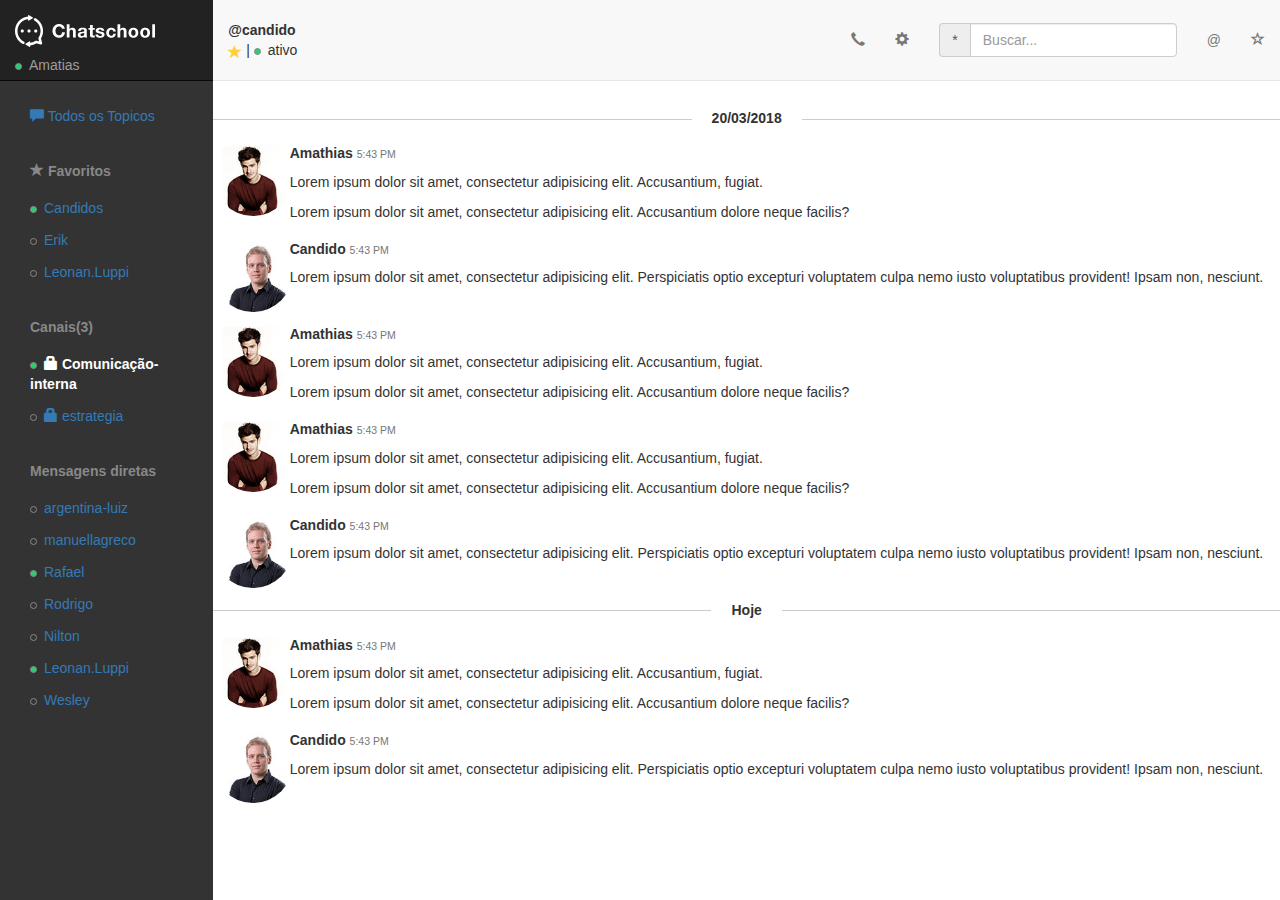
<file: projeto/index.html>
<!DOCTYPE html>
<html lang="pt-br">
  <head>
    <meta charset="utf-8">
    <meta http-equiv="X-UA-Compatible" content="IE=edge">
    <meta name="viewport" content="width=device-width, initial-scale=1">
    <!-- The above 3 meta tags *must* come first in the head; any other head content must come *after* these tags -->
    <title>Produto</title>
    <!-- Bootstrap -->
    <link href="css/bootstrap.min.css" rel="stylesheet">
    <link rel="stylesheet" href="css/styles.css">
    <!-- HTML5 shim and Respond.js for IE8 support of HTML5 elements and media queries -->
    <!-- WARNING: Respond.js doesn't work if you view the page via file:// -->
    <!--[if lt IE 9]>
      <script src="https://oss.maxcdn.com/html5shiv/3.7.3/html5shiv.min.js"></script>
      <script src="https://oss.maxcdn.com/respond/1.4.2/respond.min.js"></script>
    <![endif]-->
  </head>
  <body>
    <div class="container-fluid box-100-height">
      <div class="row box-100-height">
      <section id="sidenav" class="col-md-2 box-100-height">
        <div class="navbar navbar-inverse navbar-static-top">
          <div class="container-fluid">
            <div class="navbar-header">
              <a href="" class="navbar-brand">
                  <img src="../images/logo.png" alt="">
              </a>
            </div>
          </div>
          <ul id="me" class="nav navbar-nav">
            <li class="online"><a href="">Amatias</a></li>
          </ul>
        </div>
        <ul class="nav nav-pills nav-stacked">
          <li class="no-status">
            <a href="">
              <span class="glyphicon glyphicon-comment"></span> Todos os Topicos
            </a>
          </li>
        </ul>
        <ul class="nav nav-pills nav-stacked">
          <li class="nav-header">
            <span class="glyphicon glyphicon-star"></span> Favoritos
          </li>
          <li class="online">
            <a href="">Candidos</a>
            <a href="" class="action">x</a>
          </li>
          <li>
            <a href="">Erik</a>
            <a href="" class="action">x</a>
          </li>
          <li>
            <a href="">Leonan.Luppi</a>
            <a href="" class="action">x</a>
          </li>
        </ul>
        <ul class="nav nav-pills nav-stacked">
          <li class="nav-header">
            Canais(3)
          </li>
          <li class="active online">
            <a href=""><span class="glyphicon glyphicon-lock"></span> Comunicação-interna</a>
            <a href="" class="action">x</a>
          </li>
          <li>
            <a href=""><span class="glyphicon glyphicon-lock"></span> estrategia</a>
            <a href="" class="action">x</a>
          </li>
        </ul>
        <ul class="nav nav-pills nav-stacked">
          <li class="nav-header">
            Mensagens diretas
          </li>
          <li>
            <a href="">argentina-luiz</a>
            <a href="" class="action">x</a>
          </li>
          <li>
            <a href="">manuellagreco</a>
            <a href="" class="action">x</a>
          </li>
          <li class="online">
            <a href="">Rafael</a>
            <a href="" class="action">x</a>
          </li>
          <li>
            <a href="">Rodrigo</a>
            <a href="" class="action">x</a>
          </li>
          <li>
            <a href="">Nilton</a>
            <a href="" class="action">x</a>
          </li>
          <li class="online">
            <a href="">Leonan.Luppi</a>
            <a href="" class="action">x</a>
          </li>
          <li>
            <a href="">Wesley</a>
            <a href="" class="action">x</a>
          </li>
        </ul>        
      </section>
      <section id="content" class="col-md-10 box-100-height">
        <div class="navbar navbar-default navbar-static-top">
          <div class="container-fluid">
            <ul id="chat-title" class="nav navbar-nav">
              <li>
                <span>
                  <a href="" class="title">@candido</a>
                  <a href="" class="favorite"><span class="glyphicon glyphicon-star"></span></a> |
                  <a href="" class="status">ativo</a>
                </span>
              </li>
            </ul>
            <ul class="nav navbar-nav navbar-right">
              <li>
                <a href=""><span class="glyphicon glyphicon-earphone"></span></a>
              </li>
              <li>
                <a href=""><span class="glyphicon glyphicon glyphicon-cog"></span></a>
              </li>
              <li>
                <form action="" class="navbar-form navbar-left">
                  <div class="input-group">
                    <span class="input-group-addon">*</span>
                    <input class="form-control" placeholder="Buscar...">
                  </div>
                </form>
              </li>
              <li>
                <a href="">@</a>
              </li>
              <li>
                <a href=""><span class="glyphicon glyphicon-star-empty"></span></a>
              </li>
            </ul>
          </div>
        </div>
        <div class="row">
          <div class="col-md-12 datetime-separator">
            <h5>20/03/2018</h5>
          </div>
        </div>
        <div class="row">
            <div class="col-md-1">
                <div class="img-box-round">
                    <img src="../images/team/team1.jpg" alt="">
                </div>
            </div>
            <div class="col-md-11">
                <div class="row">
                  <h5>Amathias <small>5:43 PM</small></h5>
                </div>
                <div class="row">
                  <p>Lorem ipsum dolor sit amet, consectetur adipisicing elit. Accusantium, fugiat.</p> 
                  <p>Lorem ipsum dolor sit amet, consectetur adipisicing elit. Accusantium dolore neque facilis?</p>
                </div>
            </div>
        </div>

        <div class="row">
            <div class="col-md-1">
                <div class="img-box-round">
                    <img src="../images/team/team2.jpg" alt="">
                </div>
            </div>
            <div class="col-md-11">
              <div class="row">
                  <h5>Candido <small>5:43 PM</small></h5>
              </div>
              <div class="row">
                  <p>Lorem ipsum dolor sit amet, consectetur adipisicing elit. Perspiciatis optio excepturi voluptatem culpa nemo iusto voluptatibus provident! Ipsam non, nesciunt.</p>
              </div>
            </div>
        </div>

        <div class="row">
            <div class="col-md-1">
                <div class="img-box-round">
                    <img src="../images/team/team1.jpg" alt="">
                </div>
            </div>
            <div class="col-md-11">
                <div class="row">
                  <h5>Amathias <small>5:43 PM</small></h5>
                </div>
                <div class="row">
                  <p>Lorem ipsum dolor sit amet, consectetur adipisicing elit. Accusantium, fugiat.</p> 
                  <p>Lorem ipsum dolor sit amet, consectetur adipisicing elit. Accusantium dolore neque facilis?</p>
                </div>
            </div>
        </div>

        <div class="row">
            <div class="col-md-1">
                <div class="img-box-round">
                    <img src="../images/team/team1.jpg" alt="">
                </div>
            </div>
            <div class="col-md-11">
                <div class="row">
                  <h5>Amathias <small>5:43 PM</small></h5>
                </div>
                <div class="row">
                  <p>Lorem ipsum dolor sit amet, consectetur adipisicing elit. Accusantium, fugiat.</p> 
                  <p>Lorem ipsum dolor sit amet, consectetur adipisicing elit. Accusantium dolore neque facilis?</p>
                </div>
            </div>
        </div>

        <div class="row">
            <div class="col-md-1">
                <div class="img-box-round">
                    <img src="../images/team/team2.jpg" alt="">
                </div>
            </div>
            <div class="col-md-11">
              <div class="row">
                  <h5>Candido <small>5:43 PM</small></h5>
              </div>
              <div class="row">
                  <p>Lorem ipsum dolor sit amet, consectetur adipisicing elit. Perspiciatis optio excepturi voluptatem culpa nemo iusto voluptatibus provident! Ipsam non, nesciunt.</p>
              </div>
            </div>
        </div>

        <div class="row">
          <div class="col-md-12 datetime-separator">
            <h5>Hoje</h5>
          </div>
        </div>


        <div class="row">
            <div class="col-md-1">
                <div class="img-box-round">
                    <img src="../images/team/team1.jpg" alt="">
                </div>
            </div>
            <div class="col-md-11">
                <div class="row">
                  <h5>Amathias <small>5:43 PM</small></h5>
                </div>
                <div class="row">
                  <p>Lorem ipsum dolor sit amet, consectetur adipisicing elit. Accusantium, fugiat.</p> 
                  <p>Lorem ipsum dolor sit amet, consectetur adipisicing elit. Accusantium dolore neque facilis?</p>
                </div>
            </div>
        </div>

        <div class="row">
            <div class="col-md-1">
                <div class="img-box-round">
                    <img src="../images/team/team2.jpg" alt="">
                </div>
            </div>
            <div class="col-md-11">
              <div class="row">
                  <h5>Candido <small>5:43 PM</small></h5>
              </div>
              <div class="row">
                  <p>Lorem ipsum dolor sit amet, consectetur adipisicing elit. Perspiciatis optio excepturi voluptatem culpa nemo iusto voluptatibus provident! Ipsam non, nesciunt.</p>
              </div>
            </div>
        </div>

      </section>
      </div>
    </div>
    <!-- jQuery (necessary for Bootstrap's JavaScript plugins) -->
    <script src="https://ajax.googleapis.com/ajax/libs/jquery/1.12.4/jquery.min.js"></script>
    <!-- Include all compiled plugins (below), or include individual files as needed -->
    <script src="js/bootstrap.min.js"></script>
  </body>
</html>
</file>
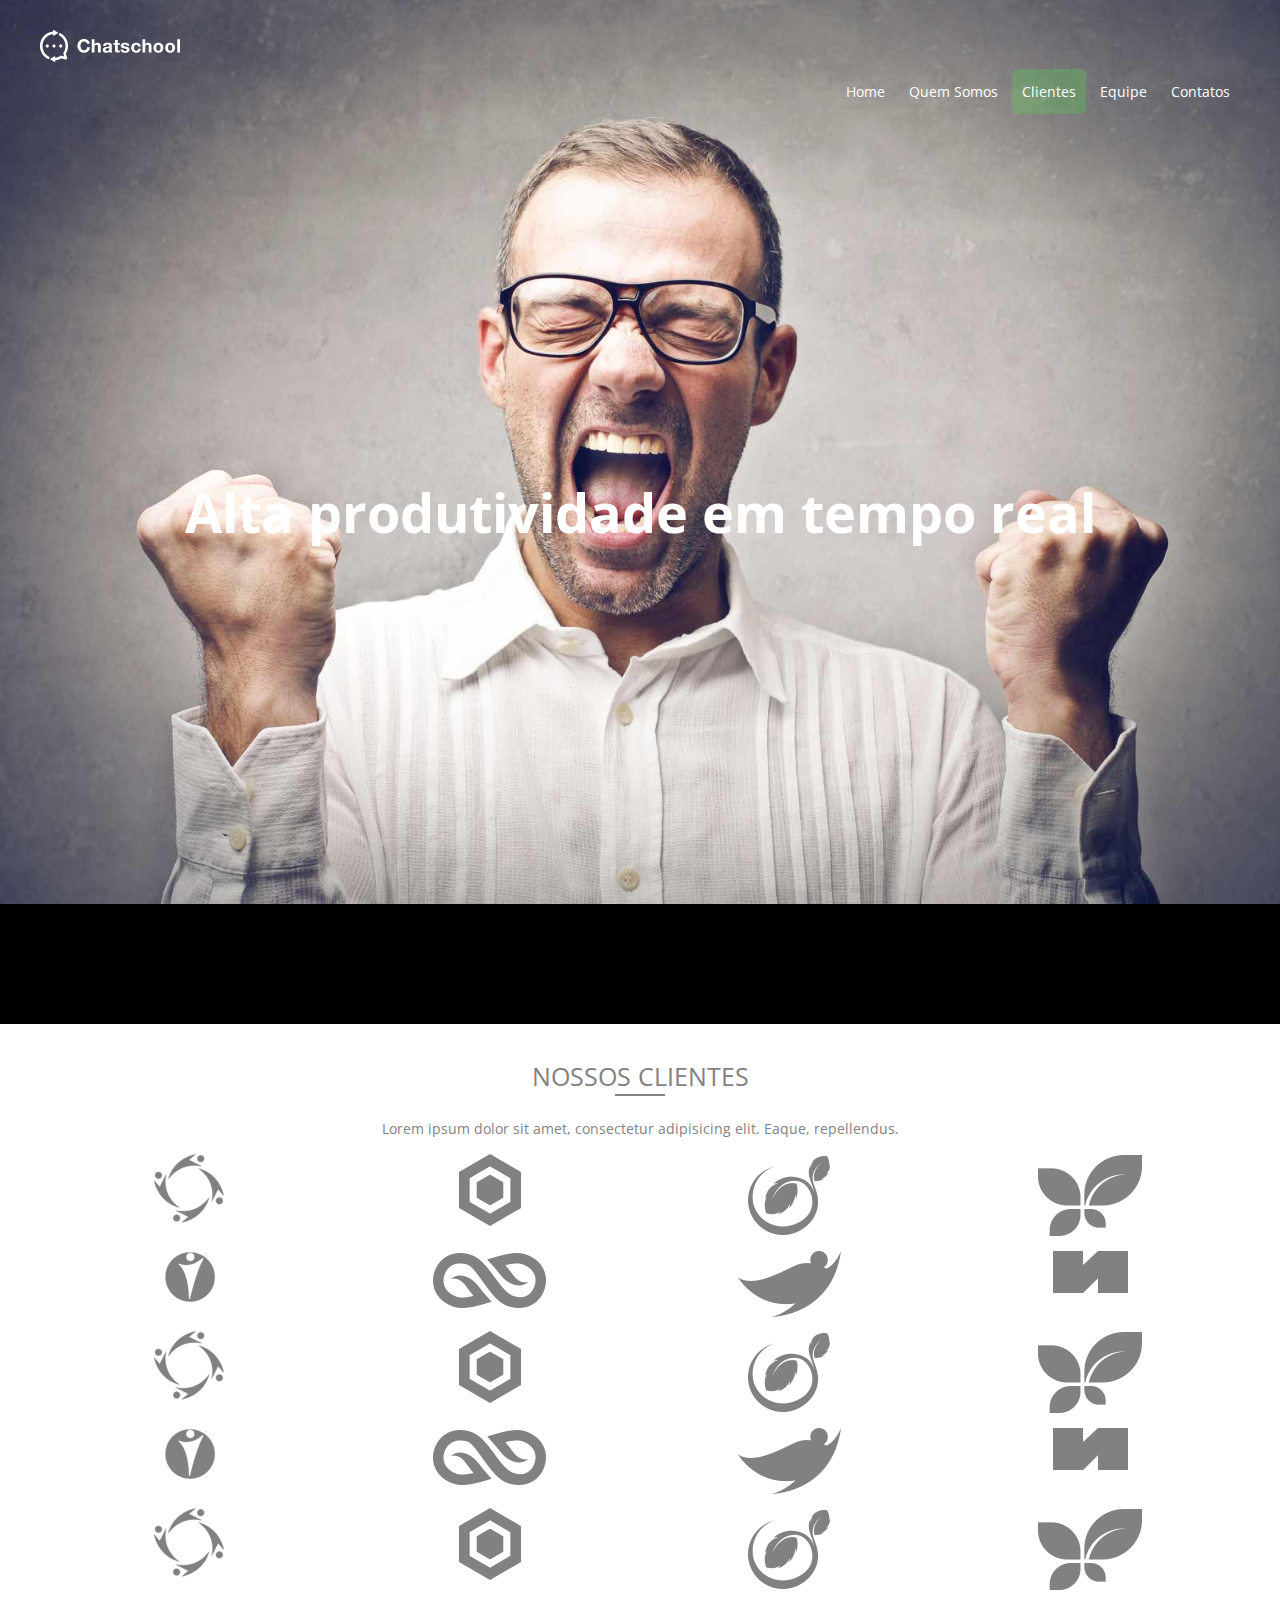
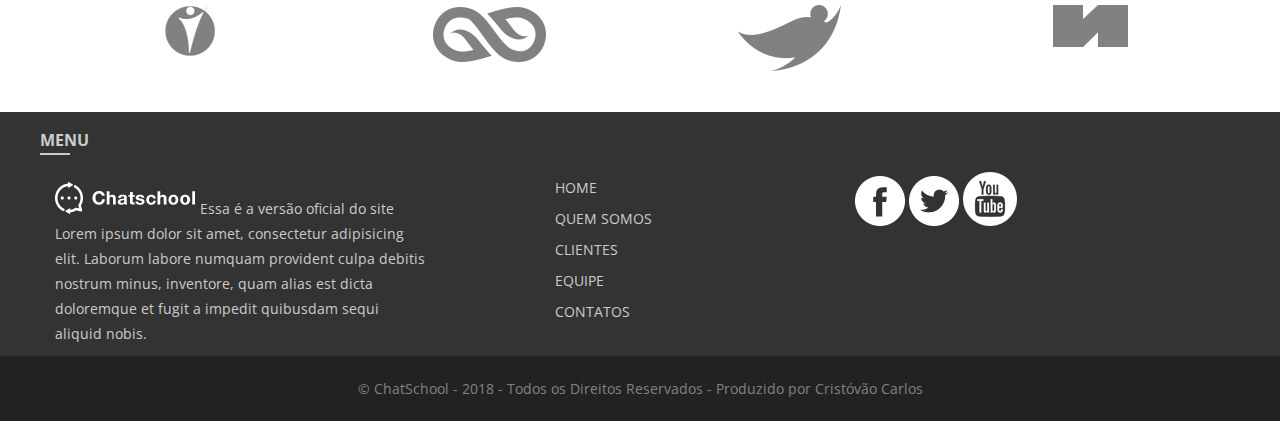
<file: clientes.html>
<!DOCTYPE html>
<html lang="pt-br">
<head>
	<meta charset="UTF-8">
	<meta https-equiv="X-UA-Compatible" content="IE=edge">
	<meta name="viewport" content="width=device-width, initial-scale=1">
	<title>Clientes - ChatSchool</title>
	<link href="https://fonts.googleapis.com/css?family=Open+Sans" rel="stylesheet">
	<link rel="stylesheet" href="css/pages/clientes.min.css">
	<!-- <link href="https://fonts.googleapis.com/icon?family=Material+Icons" rel="stylesheet"> -->
</head>
<body>
	<header id="header" class="page-clientes">
		<div class="container">
			<div class="row">
				<div id="col col-desktop-3 col-6">
					<a href="index.html"><img src="images/logo.png" alt="Logo da ChatSchool"></a>					
				</div>
				<div id="col col-desktop-9 col-6">
					<nav>
						<ul>
							<li><a href="index.html">Home</a></li>
							<li><a href="quem-somos.html">Quem Somos</a></li>
							<li><a href="clientes.html" class="active">Clientes</a></li>
							<li><a href="equipe.html">Equipe</a></li>
							<li><a href="contato.html">Contatos</a></li>
						</ul>
					</nav>
				</div>
			</div>
			<div class="row">
				<div class="col col-desktop-12 title">
					<h1>Alta produtividade em tempo real</h1> 
				</div>
			</div>			
		</div>
	</header>
	<main id="">
		<section id="Costumers" class="section section-center">
			<h2>Nossos Clientes</h2>
			<p>Lorem ipsum dolor sit amet, consectetur adipisicing elit. Eaque, repellendus.</p>
			<div class="container">
				<div class="row">
					<div class="col col-desktop-3 col-3"><img src="images/clientes/icon1.png" alt="Icones de imagens"></div>
					<div class="col col-desktop-3 col-3"><img src="images/clientes/icon2.png" alt="Icones de imagens"></div>
					<div class="col col-desktop-3 col-3"><img src="images/clientes/icon3.png" alt="Icones de imagens"></div>
					<div class="col col-desktop-3 col-3"><img src="images/clientes/icon4.png" alt="Icones de imagens"></div>
				</div>
				<div class="row">
					<div class="col col-desktop-3 col-3"><img src="images/clientes/icon5.png" alt="Icones de imagens"></div>
					<div class="col col-desktop-3 col-3"><img src="images/clientes/icon6.png" alt="Icones de imagens"></div>
					<div class="col col-desktop-3 col-3"><img src="images/clientes/icon7.png" alt="Icones de imagens"></div>
					<div class="col col-desktop-3 col-3"><img src="images/clientes/icon8.png" alt="Icones de imagens"></div>
				</div>
				<div class="row">
					<div class="col col-desktop-3 col-3"><img src="images/clientes/icon1.png" alt="Icones de imagens"></div>
					<div class="col col-desktop-3 col-3"><img src="images/clientes/icon2.png" alt="Icones de imagens"></div>
					<div class="col col-desktop-3 col-3"><img src="images/clientes/icon3.png" alt="Icones de imagens"></div>
					<div class="col col-desktop-3 col-3"><img src="images/clientes/icon4.png" alt="Icones de imagens"></div>
				</div>
				<div class="row">
					<div class="col col-desktop-3 col-3"><img src="images/clientes/icon5.png" alt="Icones de imagens"></div>
					<div class="col col-desktop-3 col-3"><img src="images/clientes/icon6.png" alt="Icones de imagens"></div>
					<div class="col col-desktop-3 col-3"><img src="images/clientes/icon7.png" alt="Icones de imagens"></div>
					<div class="col col-desktop-3 col-3"><img src="images/clientes/icon8.png" alt="Icones de imagens"></div>
				</div>
				<div class="row">
					<div class="col col-desktop-3 col-3"><img src="images/clientes/icon1.png" alt="Icones de imagens"></div>
					<div class="col col-desktop-3 col-3"><img src="images/clientes/icon2.png" alt="Icones de imagens"></div>
					<div class="col col-desktop-3 col-3"><img src="images/clientes/icon3.png" alt="Icones de imagens"></div>
					<div class="col col-desktop-3 col-3"><img src="images/clientes/icon4.png" alt="Icones de imagens"></div>
				</div>
				<div class="row">
					<div class="col col-desktop-3 col-3"><img src="images/clientes/icon5.png" alt="Icones de imagens"></div>
					<div class="col col-desktop-3 col-3"><img src="images/clientes/icon6.png" alt="Icones de imagens"></div>
					<div class="col col-desktop-3 col-3"><img src="images/clientes/icon7.png" alt="Icones de imagens"></div>
					<div class="col col-desktop-3 col-3"><img src="images/clientes/icon8.png" alt="Icones de imagens"></div>
				</div>
								
			</div>
		</section>
	</main>
	<footer id="footer">
		<div class="container">
			<div class="row">
				<h3>Menu</h3>

				<div class="col col-desktop-4">
					
					<p><a href="index.html"><img src="images/logo.png" alt="Logo da ChatSchool"></a>     
					Essa é a versão oficial do site Lorem ipsum dolor sit amet, consectetur adipisicing elit. Laborum labore numquam provident culpa debitis nostrum minus, inventore, quam alias est dicta doloremque et fugit a impedit quibusdam sequi aliquid nobis.</p>
					
				</div>
				<div class="col col-offset-desktop-1 col-desktop-3 col-2">
					<nav>
						<ul>
							<li><a href="index.html" class="active">Home</a></li>
							<li><a href="quem-somos.html">Quem Somos</a></li>
							<li><a href="clientes.html">Clientes</a></li>
							<li><a href="equipe.html">Equipe</a></li>
							<li><a href="contato.html">Contatos</a></li>
						</ul>
					</nav>
				</div>
				<div class="col col-desktop-4 col-4">
					<a href=""><img class="logoBoxBottom" src="images/social-facebook.png" alt="Logo Facebook"></a>
					<a href=""><img class="logoBoxBottom" src="images/social-twitter.png" alt="Logo Twitter"></a>
					<a href=""><img class="logoBoxBottom" src="images/social-youtube.png" alt="Logo Youtube"></a>
				</div>
			</div>			
		</div>
	</footer>
	<div class="copyright">
		<p>&copy; ChatSchool - 2018 - Todos os Direitos Reservados - Produzido por Cristóvão Carlos</p>
	</div>

</body>
</html>
</file>
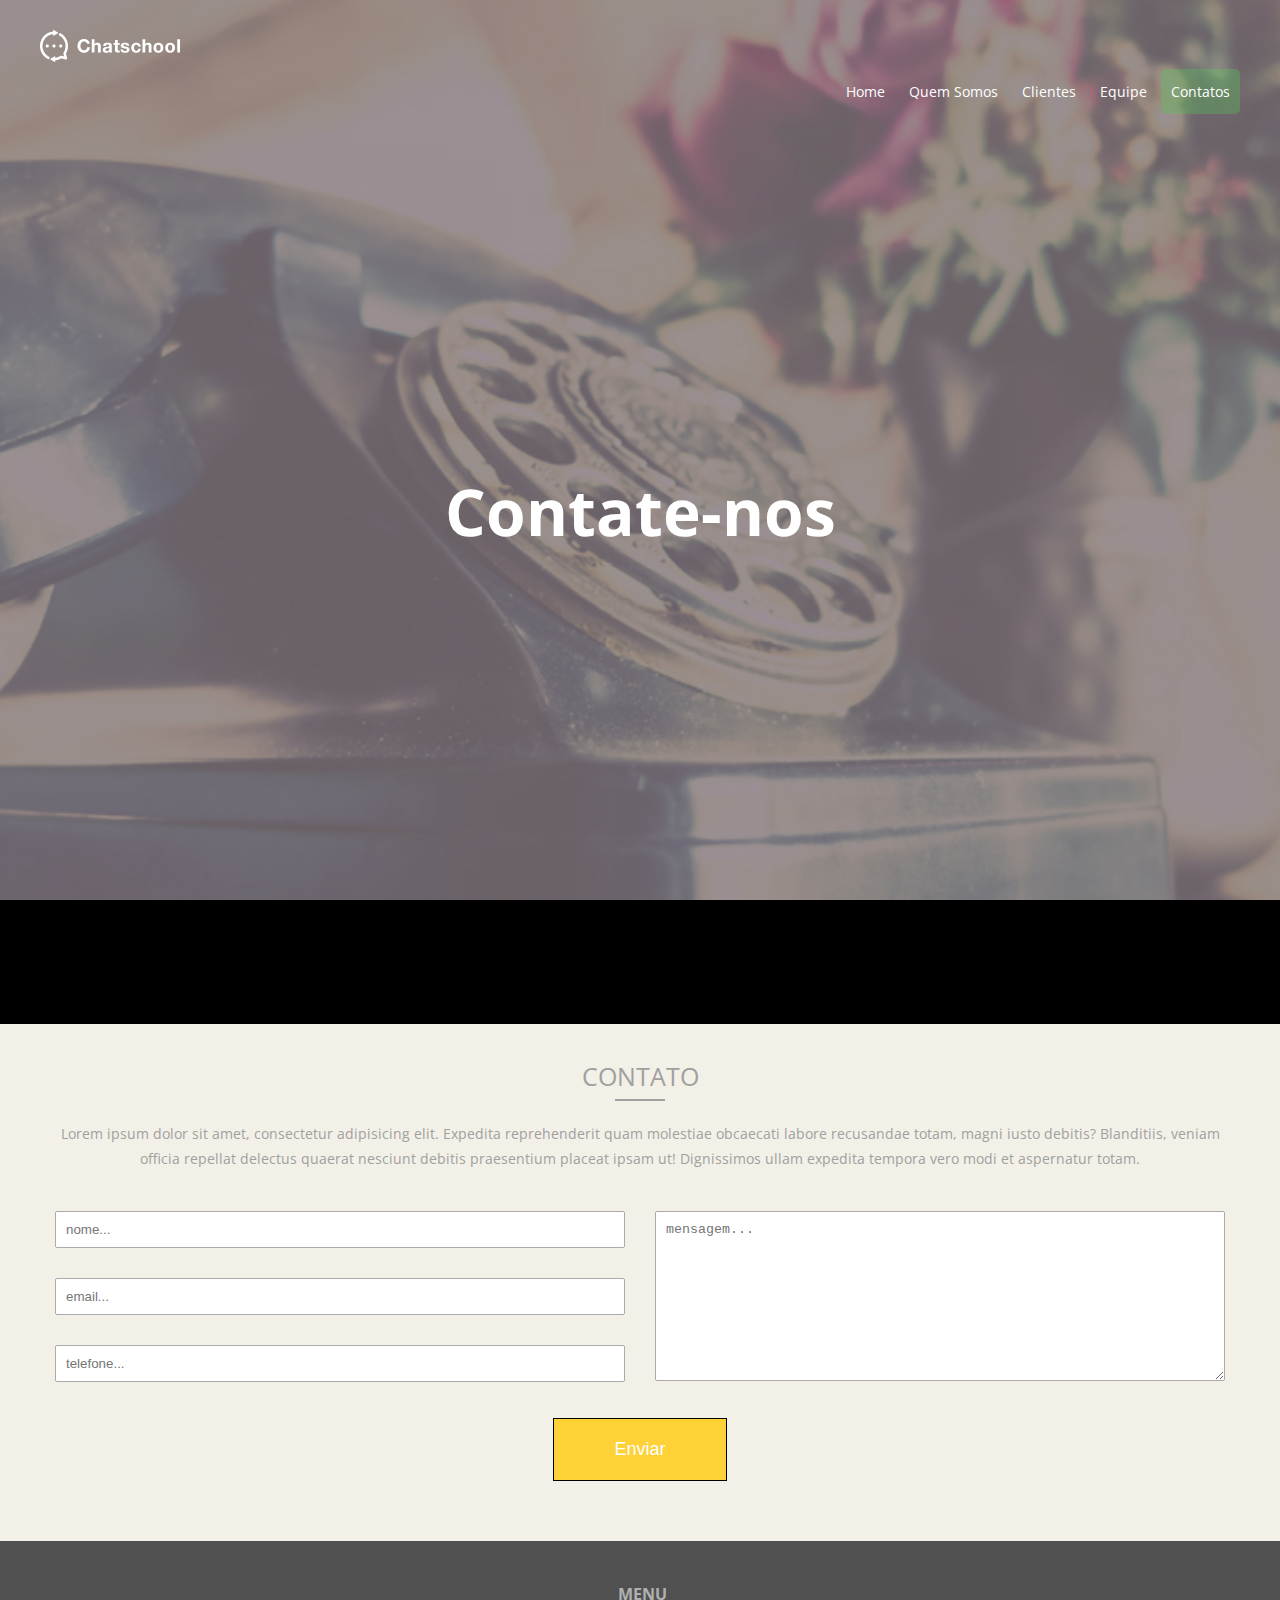
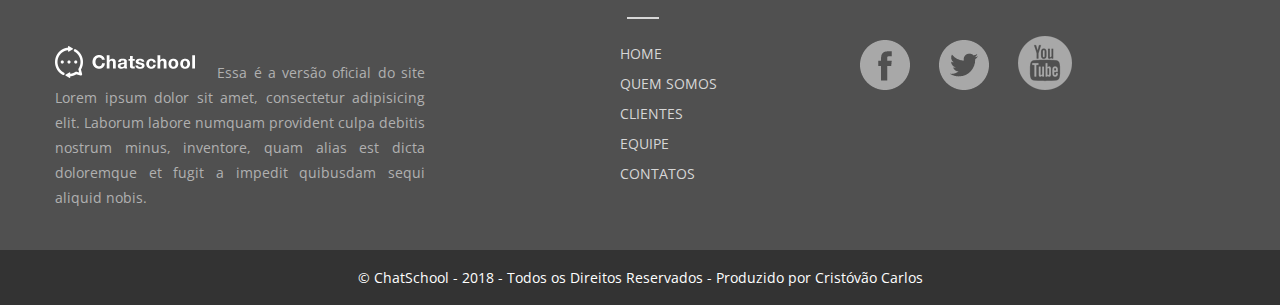
<file: contato.html>
<!DOCTYPE html>
<html lang="pt-br">
<head>
	<meta charset="UTF-8">
	<meta https-equiv="X-UA-Compatible" content="IE=edge">
	<meta name="viewport" content="width=device-width, initial-scale=1">
	<title>Contatos - ChatSchool</title>
	<link href="https://fonts.googleapis.com/css?family=Open+Sans" rel="stylesheet">
	<link rel="stylesheet" href="css/pages/contato.min.css">
	<!-- <link href="https://fonts.googleapis.com/icon?family=Material+Icons" rel="stylesheet"> -->
</head>
<body>
	<header id="header" class="page-contato">
		<div class="container">
			<div class="row">
				<div id="col col-desktop-3 col-6">
					<a href="index.html"><img src="images/logo.png" alt="Logo da ChatSchool"></a>					
				</div>
				<div id="col col-desktop-9 col-6">
					<nav>
						<ul>
							<li><a href="index.html">Home</a></li>
							<li><a href="quem-somos.html">Quem Somos</a></li>
							<li><a href="clientes.html">Clientes</a></li>
							<li><a href="equipe.html">Equipe</a></li>
							<li><a href="contato.html" class="active">Contatos</a></li>
						</ul>
					</nav>
				</div>
			</div>
			<div class="row">
				<div class="col col-desktop-12 title">
					<h1>Contate-nos</h1> 
				</div>				
			</div>			
		</div>
	</header>
	<main>
	<section class="section section-center">
		<h2>Contato</h2>
		<div class="container"><p>Lorem ipsum dolor sit amet, consectetur adipisicing elit. Expedita reprehenderit quam molestiae obcaecati labore recusandae totam, magni iusto debitis? Blanditiis, veniam officia repellat delectus quaerat nesciunt debitis praesentium placeat ipsam ut! Dignissimos ullam expedita tempora vero modi et aspernatur totam.</p>
			<!-- https://github.com/dwyl/html-form-send-email-via-google-script-without-server -->
			<form action="https://script.google.com/macros/s/AKfycbyaA8THiuuDgz5WOqNdlgwN70R8FWfQ2tbuTEBp_C6K_RxoIJVe/exec" class="row" method="post">
				<div class="col col-desktop-6" id="tabelaInput">					
					<div class="input-control">
						<input id="nome" name="nome" type="text" required placeholder="nome...">
						<label for="nome">Nome*</label>
					</div>
					<div class="input-control">
						<input id="email" name="email" type="email" required placeholder="email...">
						<label for="email">Email*</label>
					</div>
					<div class="input-control">
						<input id="telefone" name="telefone" type="number" placeholder="telefone...">
						<label for="telefone">Telefone</label>
					</div>
				</div>
				<div class="col col-desktop-6">
					<div class="input-control">
						<textarea name="mensagem" id="mensagem" cols="30" rows="10" placeholder="mensagem..."></textarea>
						<label for="mensagem">Mensagem</label>
					</div>
				</div>
				<div class="col col-desktop-12 col-6">
					<input type="submit" value="Enviar" class="btn orange">
				</div>
			</form>
		</div>		
	</section>
	</main>
	<footer id="footer">
		<div class="container">
			<div class="row">
				<h3>Menu</h3>
				<div class="col col-desktop-4">
					<p><a href="index.html"><img src="images/logo.png" alt="Logo da ChatSchool"></a>     
					Essa é a versão oficial do site Lorem ipsum dolor sit amet, consectetur adipisicing elit. Laborum labore numquam provident culpa debitis nostrum minus, inventore, quam alias est dicta doloremque et fugit a impedit quibusdam sequi aliquid nobis.</p>
				</div>
				<div class="col col-offset-desktop-1 col-desktop-3 col-2">
					<nav>
						<ul>
							<li><a href="index.html" class="active">Home</a></li>
							<li><a href="quem-somos.html">Quem Somos</a></li>
							<li><a href="clientes.html">Clientes</a></li>
							<li><a href="equipe.html">Equipe</a></li>
							<li><a href="contato.html">Contatos</a></li>
						</ul>
					</nav>
				</div>
				<div class="col col-desktop-4 col-4">
					<a href=""><img class="logoBoxBottom" src="images/social-facebook.png" alt="Logo Facebook"></a>
					<a href=""><img class="logoBoxBottom" src="images/social-twitter.png" alt="Logo Twitter"></a>
					<a href=""><img class="logoBoxBottom" src="images/social-youtube.png" alt="Logo Youtube"></a>
				</div>
			</div>			
		</div>
	</footer>
	<div class="copyright">
		<p>&copy; ChatSchool - 2018 - Todos os Direitos Reservados - Produzido por Cristóvão Carlos</p>
	</div>
	<script src="https://code.jquery.com/jquery-3.3.1.min.js"></script>
	<script>
		$('form').submit(function (event) {
			event.preventDefault();
			$('form input[type="submit"]').val('Aguarde....').attr('disabled', true);
			$.ajax({
				type: $('form').attr('method'),
				url: $('form').attr('action'),
				data: $('form').serialize(),
				sucess: function () {
				}	
			});
			alert('Email enviado com sucesso!');
			$('form').trigger('reset');
			$('form input[type="submit"]').val('Enviar').attr('disabled', false);			
		});
	</script>
</body>
</html>
</file>
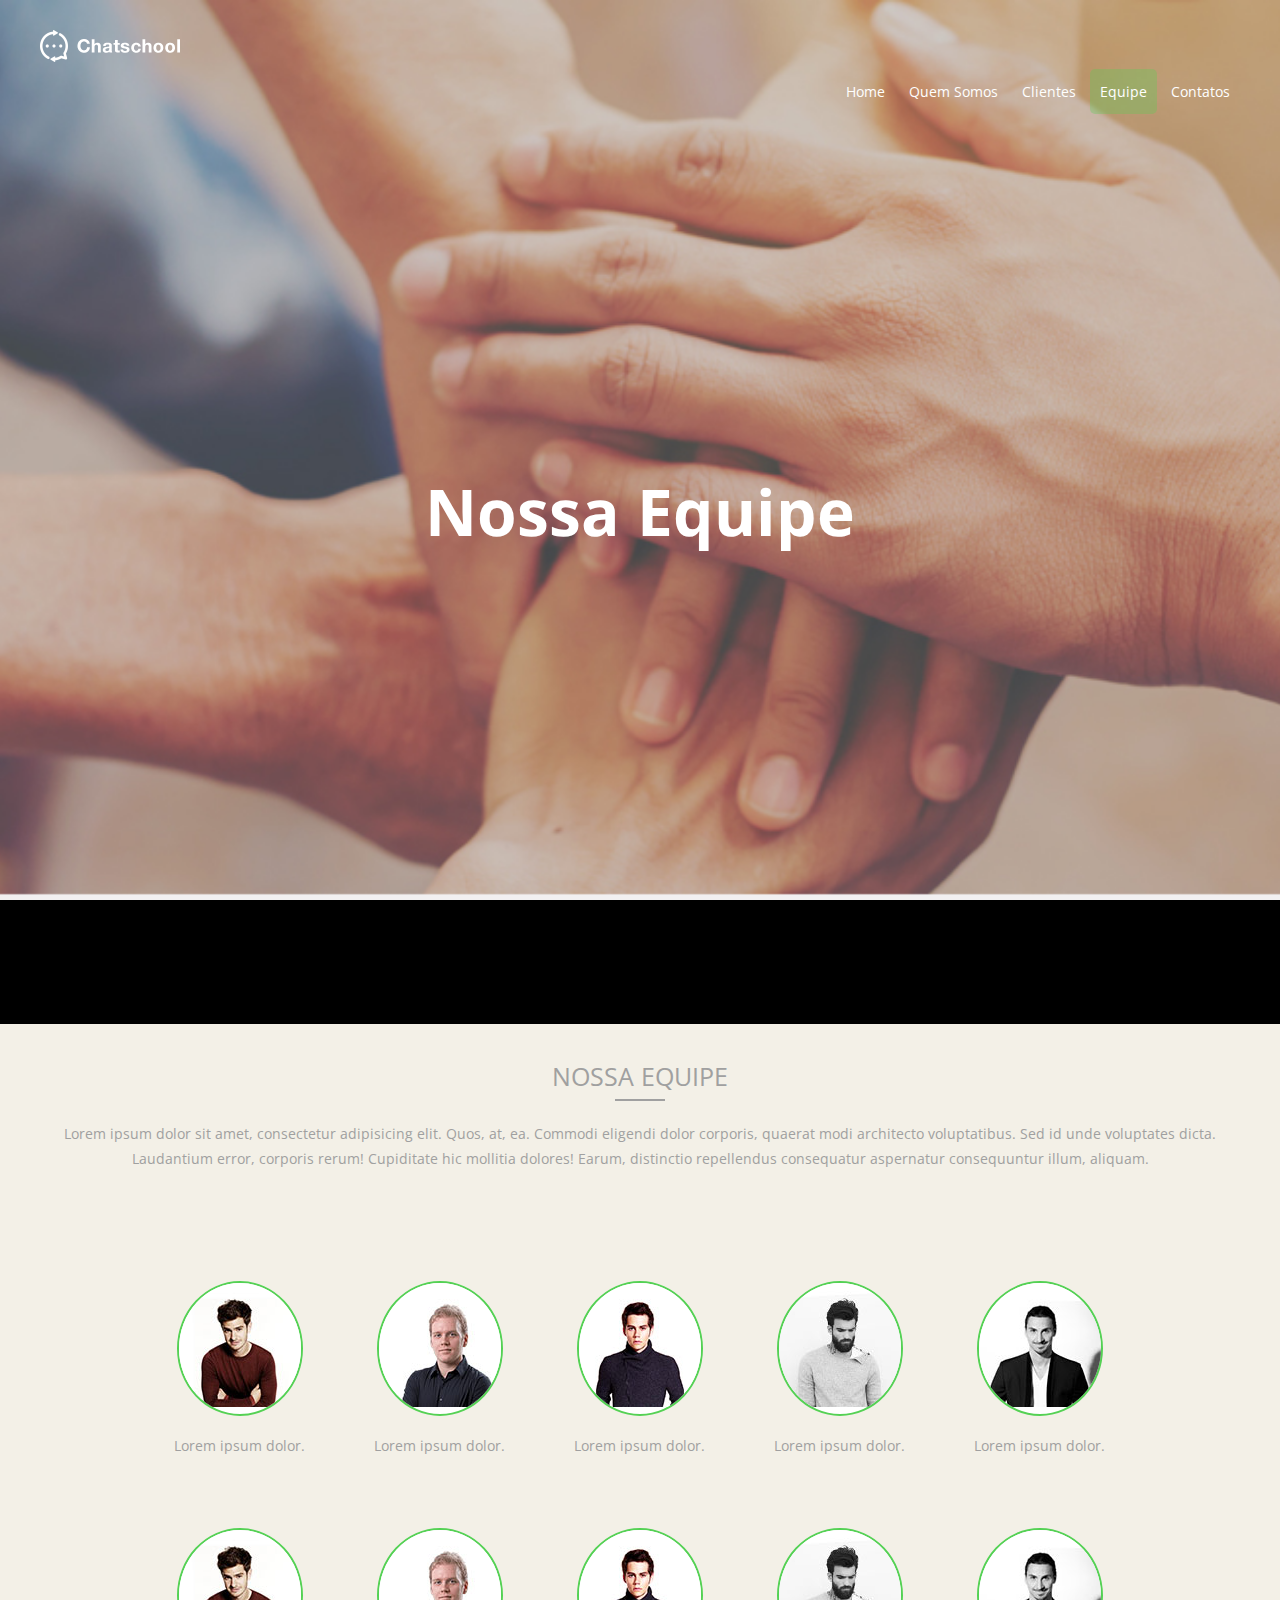
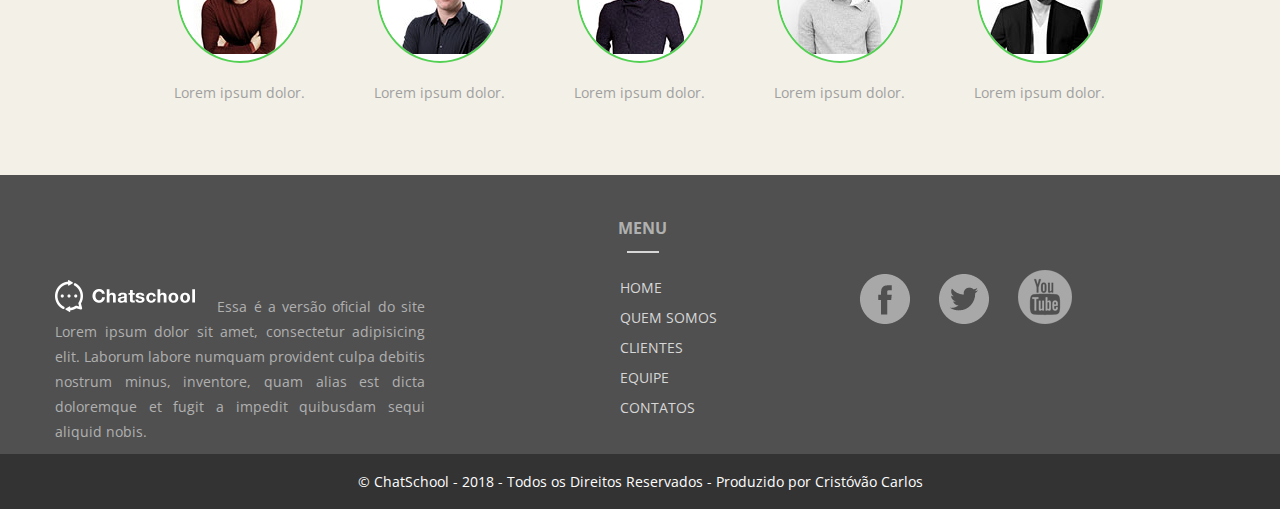
<file: equipe.html>
<!DOCTYPE html>
<html lang="pt-br">
<head>
	<meta charset="UTF-8">
	<meta https-equiv="X-UA-Compatible" content="IE=edge">
	<meta name="viewport" content="width=device-width, initial-scale=1">
	<title>Equipe - ChatSchool</title>
	<link href="https://fonts.googleapis.com/css?family=Open+Sans" rel="stylesheet">
	<link rel="stylesheet" href="css/pages/equipe.min.css">
	<!-- <link href="https://fonts.googleapis.com/icon?family=Material+Icons" rel="stylesheet"> -->
</head>
<body>
	<header id="header" class="page-equipe">
		<div class="container">
			<div class="row">
				<div id="col col-desktop-3 col-6">
					<a href="index.html"><img src="images/logo.png" alt="Logo da ChatSchool"></a>					
				</div>
				<div id="col col-desktop-9 col-6">
					<nav>
						<ul>
							<li><a href="index.html">Home</a></li>
							<li><a href="quem-somos.html">Quem Somos</a></li>
							<li><a href="clientes.html">Clientes</a></li>
							<li><a href="equipe.html" class="active">Equipe</a></li>
							<li><a href="contato.html">Contatos</a></li>
						</ul>
					</nav>
				</div>
			</div>
			<div class="row">
				<div class="col col-6 col-desktop-12 title">
					<h1>Nossa Equipe</h1> 
				</div>
			</div>			
		</div>
	</header>
	<main>
		<section id="team" class="section section-center">
			<h2>Nossa Equipe</h2>			
			<div class="container">
				<p class="subtitle">Lorem ipsum dolor sit amet, consectetur adipisicing elit. Quos, at, ea. Commodi eligendi dolor corporis, quaerat modi architecto voluptatibus. Sed id unde voluptates dicta. Laudantium error, corporis rerum! Cupiditate hic mollitia dolores! Earum, distinctio repellendus consequatur aspernatur consequuntur illum, aliquam.</p>
				<div class="row">
					<div class="team-member col-2 col col-offset-desktop-1 col-desktop-2">
						<div class="img-box-round"><img src="images/team/team1.jpg" alt=""></div>
						<p class="img-box-label">Lorem ipsum dolor.</p>
						<div class="description">
							<h4>Lorem ipsum.</h4>
							<p>Lorem ipsum dolor sit amet, consectetur adipisicing elit. Unde ut eius inventore distinctio tempora aspernatur praesentium labore voluptas sit sunt.</p>
							<div class="social">
								<a href=""><img class="logoBoxBottom" src="images/social-facebook.png" alt="Logo Facebook"></a>
								<a href=""><img class="logoBoxBottom" src="images/social-twitter.png" alt="Logo Twitter"></a>
								<a href=""><img class="logoBoxBottom" src="images/social-youtube.png" alt="Logo Youtube"></a>
							</div>
						</div>
					</div>
					<div class="team-member col-2 col col-desktop-2">
						<div class="img-box-round"><img src="images/team/team2.jpg" alt=""></div>
						<p class="img-box-label">Lorem ipsum dolor.</p>
						<div class="description">
							<h4>Lorem ipsum.</h4>
							<p>Lorem ipsum dolor sit amet, consectetur adipisicing elit. Quaerat asperiores odit est perspiciatis pariatur natus optio cumque saepe non quibusdam!</p>
							<div class="social">
								<a href=""><img class="logoBoxBottom" src="images/social-facebook.png" alt="Logo Facebook"></a>
								<a href=""><img class="logoBoxBottom" src="images/social-twitter.png" alt="Logo Twitter"></a>
								<a href=""><img class="logoBoxBottom" src="images/social-youtube.png" alt="Logo Youtube"></a>
							</div>
						</div>
					</div>
					<div class="team-member col-2 col col-desktop-2">
						<div class="img-box-round"><img src="images/team/team3.jpg" alt=""></div>
						<p class="img-box-label">Lorem ipsum dolor.</p>
						<div class="description">
							<h4>Lorem ipsum.</h4>
							<p>Lorem ipsum dolor sit amet, consectetur adipisicing elit. Aperiam veniam inventore quibusdam autem illo amet doloremque dolorem sapiente. Delectus, officiis.</p>
							<div class="social">
								<a href=""><img class="logoBoxBottom" src="images/social-facebook.png" alt="Logo Facebook"></a>
								<a href=""><img class="logoBoxBottom" src="images/social-twitter.png" alt="Logo Twitter"></a>
								<a href=""><img class="logoBoxBottom" src="images/social-youtube.png" alt="Logo Youtube"></a>
							</div>
						</div>
					</div>
					<div class="team-member col-2 col col-desktop-2">
						<div class="img-box-round"><img src="images/team/team4.jpg" alt=""></div>
						<p class="img-box-label">Lorem ipsum dolor.</p>
						<div class="description">
							<h4>Lorem ipsum.</h4>
							<p>Lorem ipsum dolor sit amet, consectetur adipisicing elit. Aperiam molestiae rem, laudantium accusamus illo alias culpa vitae praesentium labore id!</p>
							<div class="social">
								<a href=""><img class="logoBoxBottom" src="images/social-facebook.png" alt="Logo Facebook"></a>
								<a href=""><img class="logoBoxBottom" src="images/social-twitter.png" alt="Logo Twitter"></a>
								<a href=""><img class="logoBoxBottom" src="images/social-youtube.png" alt="Logo Youtube"></a>
							</div>
						</div>
					</div>
					<div class="team-member col-2 col col-desktop-2">
						<div class="img-box-round"><img src="images/team/team5.jpg" alt=""></div>
						<p class="img-box-label">Lorem ipsum dolor.</p>
						<div class="description">
							<h4>Lorem ipsum.</h4>
							<p>Lorem ipsum dolor sit amet, consectetur adipisicing elit. Saepe sapiente velit qui, et, ipsa ad soluta dolor voluptate doloribus. Cumque!</p>
							<div class="social">
								<a href=""><img class="logoBoxBottom" src="images/social-facebook.png" alt="Logo Facebook"></a>
								<a href=""><img class="logoBoxBottom" src="images/social-twitter.png" alt="Logo Twitter"></a>
								<a href=""><img class="logoBoxBottom" src="images/social-youtube.png" alt="Logo Youtube"></a>
							</div>
						</div>
					</div>
				</div>
			</div>
			<div class="container">
				<div class="row">
					<div class="team-member col-2 col col-offset-desktop-1 col-desktop-2">
						<div class="img-box-round"><img src="images/team/team1.jpg" alt=""></div>
						<p class="img-box-label">Lorem ipsum dolor.</p>
						<div class="description">
							<h4>Lorem ipsum.</h4>
							<p>Lorem ipsum dolor sit amet, consectetur adipisicing elit. Illo dolor sapiente culpa aut? Totam consequatur eos aperiam, asperiores quis aut.</p>
							<div class="social">
								<a href=""><img class="logoBoxBottom" src="images/social-facebook.png" alt="Logo Facebook"></a>
								<a href=""><img class="logoBoxBottom" src="images/social-twitter.png" alt="Logo Twitter"></a>
								<a href=""><img class="logoBoxBottom" src="images/social-youtube.png" alt="Logo Youtube"></a>
							</div>
						</div>
					</div>
					<div class="team-member col-2 col col-desktop-2">
						<div class="img-box-round"><img src="images/team/team2.jpg" alt=""></div>
						<p class="img-box-label">Lorem ipsum dolor.</p>
						<div class="description">
							<h4>Lorem ipsum.</h4>
							<p>Lorem ipsum dolor sit amet, consectetur adipisicing elit. Fuga assumenda qui tempore illum optio hic enim fugit vitae omnis eligendi.</p>
							<div class="social">
								<a href=""><img class="logoBoxBottom" src="images/social-facebook.png" alt="Logo Facebook"></a>
								<a href=""><img class="logoBoxBottom" src="images/social-twitter.png" alt="Logo Twitter"></a>
								<a href=""><img class="logoBoxBottom" src="images/social-youtube.png" alt="Logo Youtube"></a>
							</div>
						</div>
					</div>
					<div class="team-member col-2 col col-desktop-2">
						<div class="img-box-round"><img src="images/team/team3.jpg" alt=""></div>
						<p class="img-box-label">Lorem ipsum dolor.</p>
						<div class="description">
							<h4>Lorem ipsum.</h4>
							<p>Lorem ipsum dolor sit amet, consectetur adipisicing elit. Aspernatur quod maiores aut obcaecati numquam laboriosam dolor dolorem repellat deserunt dolore.</p>
							<div class="social">
								<a href=""><img class="logoBoxBottom" src="images/social-facebook.png" alt="Logo Facebook"></a>
								<a href=""><img class="logoBoxBottom" src="images/social-twitter.png" alt="Logo Twitter"></a>
								<a href=""><img class="logoBoxBottom" src="images/social-youtube.png" alt="Logo Youtube"></a>
							</div>
						</div>
					</div>
					<div class="team-member col-2 col col-desktop-2">
						<div class="img-box-round"><img src="images/team/team4.jpg" alt=""></div>
						<p class="img-box-label">Lorem ipsum dolor.</p>
						<div class="description">
							<h4>Lorem ipsum.</h4>
							<p>Lorem ipsum dolor sit amet, consectetur adipisicing elit. Est eaque reiciendis explicabo, nihil distinctio sequi nesciunt sed consequuntur laborum illo?</p>
							<div class="social">
								<a href=""><img class="logoBoxBottom" src="images/social-facebook.png" alt="Logo Facebook"></a>
								<a href=""><img class="logoBoxBottom" src="images/social-twitter.png" alt="Logo Twitter"></a>
								<a href=""><img class="logoBoxBottom" src="images/social-youtube.png" alt="Logo Youtube"></a>
							</div>
						</div>
					</div>
					<div class="team-member col-2 col col-desktop-2">
						<div class="img-box-round"><img src="images/team/team5.jpg" alt=""></div>
						<p class="img-box-label">Lorem ipsum dolor.</p>
						<div class="description">
							<h4>Lorem ipsum.</h4>
							<p>Lorem ipsum dolor sit amet, consectetur adipisicing elit. Libero, eum enim quia error exercitationem esse nemo voluptates quasi officiis alias.</p>
							<div class="social">
								<a href=""><img class="logoBoxBottom" src="images/social-facebook.png" alt="Logo Facebook"></a>
								<a href=""><img class="logoBoxBottom" src="images/social-twitter.png" alt="Logo Twitter"></a>
								<a href=""><img class="logoBoxBottom" src="images/social-youtube.png" alt="Logo Youtube"></a>
							</div>
						</div>
					</div>
				</div>
			</div>
		</section>		
	</main>
	<footer id="footer">
		<div class="container">
			<div class="row">
				<h3>Menu</h3>

				<div class="col col-desktop-4">
					
					<p><a href="index.html"><img src="images/logo.png" alt="Logo da ChatSchool"></a>     
					Essa é a versão oficial do site Lorem ipsum dolor sit amet, consectetur adipisicing elit. Laborum labore numquam provident culpa debitis nostrum minus, inventore, quam alias est dicta doloremque et fugit a impedit quibusdam sequi aliquid nobis.</p>
					
				</div>
				<div class="col col-offset-desktop-1 col-desktop-3 col-2">
					<nav>
						<ul>
							<li><a href="index.html" class="active">Home</a></li>
							<li><a href="quem-somos.html">Quem Somos</a></li>
							<li><a href="clientes.html">Clientes</a></li>
							<li><a href="equipe.html">Equipe</a></li>
							<li><a href="contato.html">Contatos</a></li>
						</ul>
					</nav>
				</div>
				<div class="col col-desktop-4 col-4">
					<a href=""><img class="logoBoxBottom" src="images/social-facebook.png" alt="Logo Facebook"></a>
					<a href=""><img class="logoBoxBottom" src="images/social-twitter.png" alt="Logo Twitter"></a>
					<a href=""><img class="logoBoxBottom" src="images/social-youtube.png" alt="Logo Youtube"></a>
				</div>
			</div>			
		</div>
	</footer>
	<div class="copyright">
		<p>&copy; ChatSchool - 2018 - Todos os Direitos Reservados - Produzido por Cristóvão Carlos</p>
	</div>

</body>
</html>
</file>
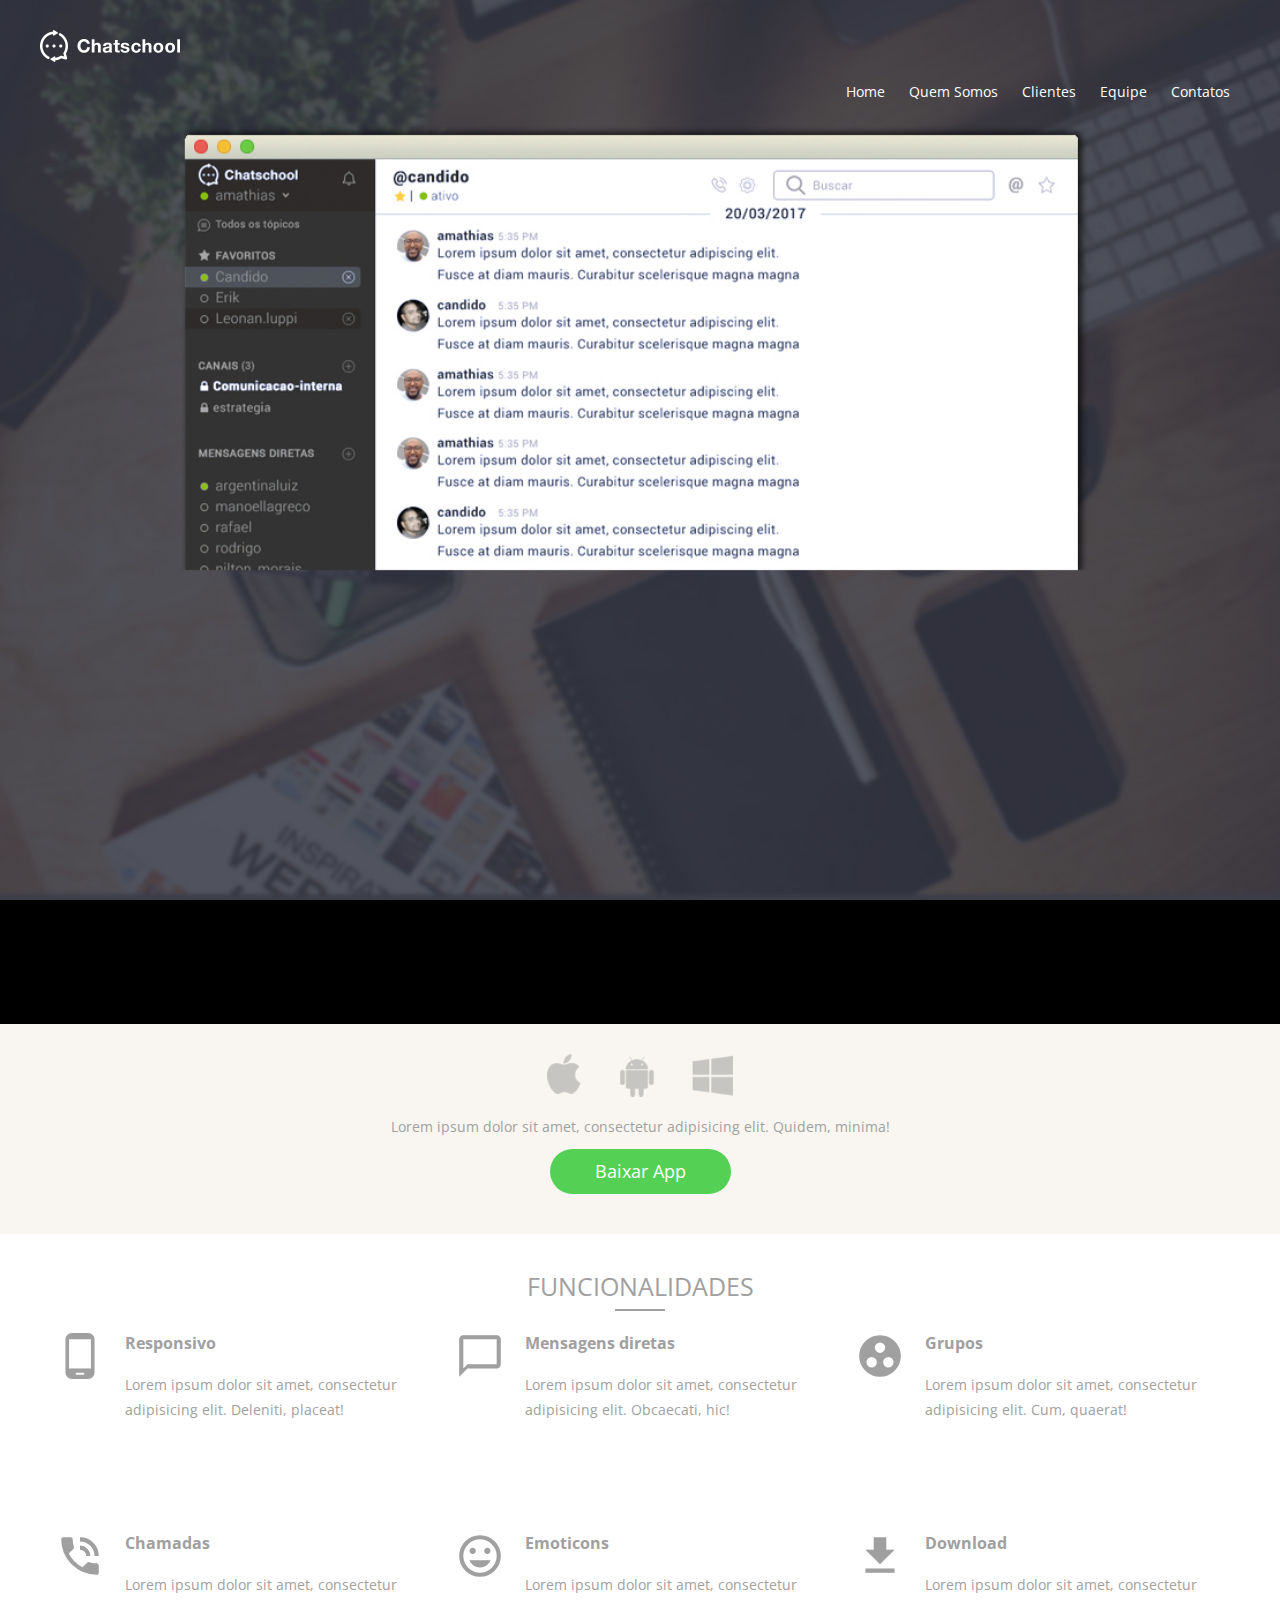
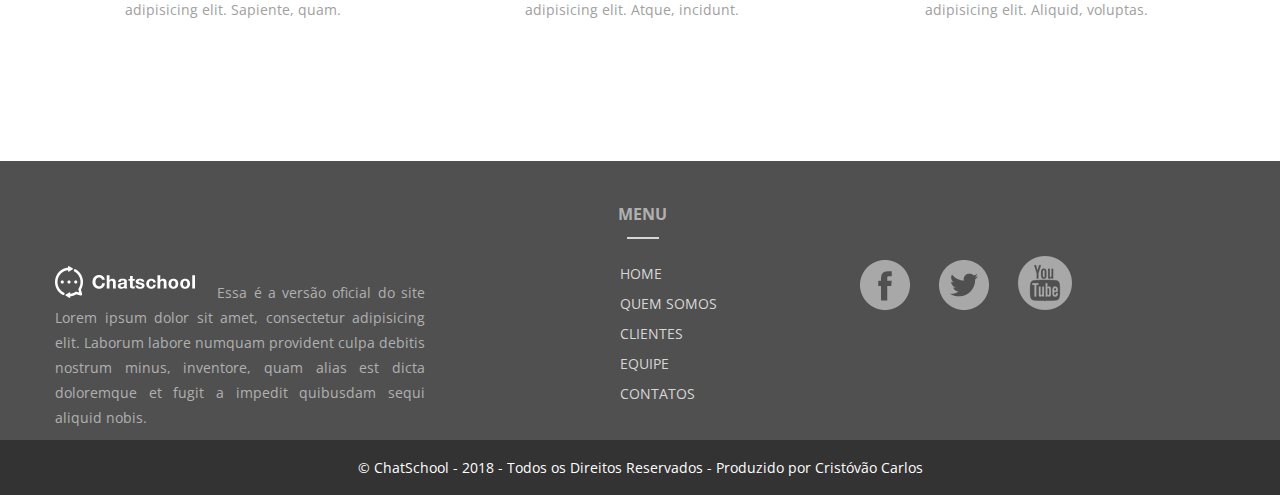
<file: produto.html>
<!DOCTYPE html>
<html lang="pt-br">
<head>
	<meta charset="UTF-8">
	<meta https-equiv="X-UA-Compatible" content="IE=edge">
	<meta name="viewport" content="width=device-width, initial-scale=1">
	<title>Produto - ChatSchool</title>
	<link href="https://fonts.googleapis.com/css?family=Open+Sans" rel="stylesheet">
	<link rel="stylesheet" href="css/pages/produto.min.css">
	<link href="https://fonts.googleapis.com/icon?family=Material+Icons" rel="stylesheet">
</head>
<body>
	<header id="header" class="page-produto">
		<div class="container">
			<div class="row">
				<div id="col col-desktop-3 col-6">
					<a href="index.html"><img src="images/logo.png" alt="Logo da ChatSchool"></a>					
				</div>
				<div id="col col-desktop-9 col-6">
					<nav>
						<ul>
							<li><a href="index.html">Home</a></li>
							<li><a href="quem-somos.html">Quem Somos</a></li>
							<li><a href="clientes.html">Clientes</a></li>
							<li><a href="equipe.html">Equipe</a></li>
							<li><a href="contato.html">Contatos</a></li>
						</ul>
					</nav>
				</div>
			</div>
		</div>
	</header>
	<main id="">
		<section class="section section-center" id="download">
			<img src="images/produto_download.jpg" alt="Imagem do Produto">
			<p>Lorem ipsum dolor sit amet, consectetur adipisicing elit. Quidem, minima!</p>
			<p><a href="" class="btn">Baixar App</a></p>
		</section>
		<section class="section section-center" id="funcionalidades">
			<h2>Funcionalidades</h2>
			<div class="container text-left">
				<div class="row">
					<div class="col col-desktop-4">
						<i class="material-icons">phone_android</i>
						<h3>Responsivo</h3>
						<p>Lorem ipsum dolor sit amet, consectetur adipisicing elit. Deleniti, placeat!</p>
					</div>
					<div class="col col-desktop-4">
						<i class="material-icons">chat_bubble_outline</i>
						<h3>Mensagens diretas</h3>
						<p>Lorem ipsum dolor sit amet, consectetur adipisicing elit. Obcaecati, hic!</p>
					</div>
					<div class="col col-desktop-4">
						<i class="material-icons">group_work</i>
						<h3>Grupos</h3>
						<p>Lorem ipsum dolor sit amet, consectetur adipisicing elit. Cum, quaerat!</p>
					</div>
				</div>
				<div class="row">
					<div class="col col-desktop-4">
						<i class="material-icons">phone_in_talk</i>
						<h3>Chamadas</h3>
						<p>Lorem ipsum dolor sit amet, consectetur adipisicing elit. Sapiente, quam.</p>
					</div>
					<div class="col col-desktop-4">
						<i class="material-icons">insert_emoticon</i>
						<h3>Emoticons</h3>
						<p>Lorem ipsum dolor sit amet, consectetur adipisicing elit. Atque, incidunt.</p>
					</div>
					<div class="col col-desktop-4">
						<i class="material-icons">file_download</i>
						<h3>Download</h3>
						<p>Lorem ipsum dolor sit amet, consectetur adipisicing elit. Aliquid, voluptas.</p>
					</div>
				</div>
			</div>
		</section>
	</main>
	<footer id="footer">
		<div class="container">
			<div class="row">
				<h3>Menu</h3>

				<div class="col col-desktop-4">
					
					<p><a href="index.html"><img src="images/logo.png" alt="Logo da ChatSchool"></a>     
					Essa é a versão oficial do site Lorem ipsum dolor sit amet, consectetur adipisicing elit. Laborum labore numquam provident culpa debitis nostrum minus, inventore, quam alias est dicta doloremque et fugit a impedit quibusdam sequi aliquid nobis.</p>
					
				</div>
				<div class="col col-offset-desktop-1 col-desktop-3 col-2">
					<nav>
						<ul>
							<li><a href="index.html" class="active">Home</a></li>
							<li><a href="quem-somos.html">Quem Somos</a></li>
							<li><a href="clientes.html">Clientes</a></li>
							<li><a href="equipe.html">Equipe</a></li>
							<li><a href="contato.html">Contatos</a></li>
						</ul>
					</nav>
				</div>
				<div class="col col-desktop-4 col-4">
					<a href=""><img class="logoBoxBottom" src="images/social-facebook.png" alt="Logo Facebook"></a>
					<a href=""><img class="logoBoxBottom" src="images/social-twitter.png" alt="Logo Twitter"></a>
					<a href=""><img class="logoBoxBottom" src="images/social-youtube.png" alt="Logo Youtube"></a>
				</div>
			</div>			
		</div>
	</footer>
	<div class="copyright">
		<p>&copy; ChatSchool - 2018 - Todos os Direitos Reservados - Produzido por Cristóvão Carlos</p>
	</div>

</body>
</html>
</file>
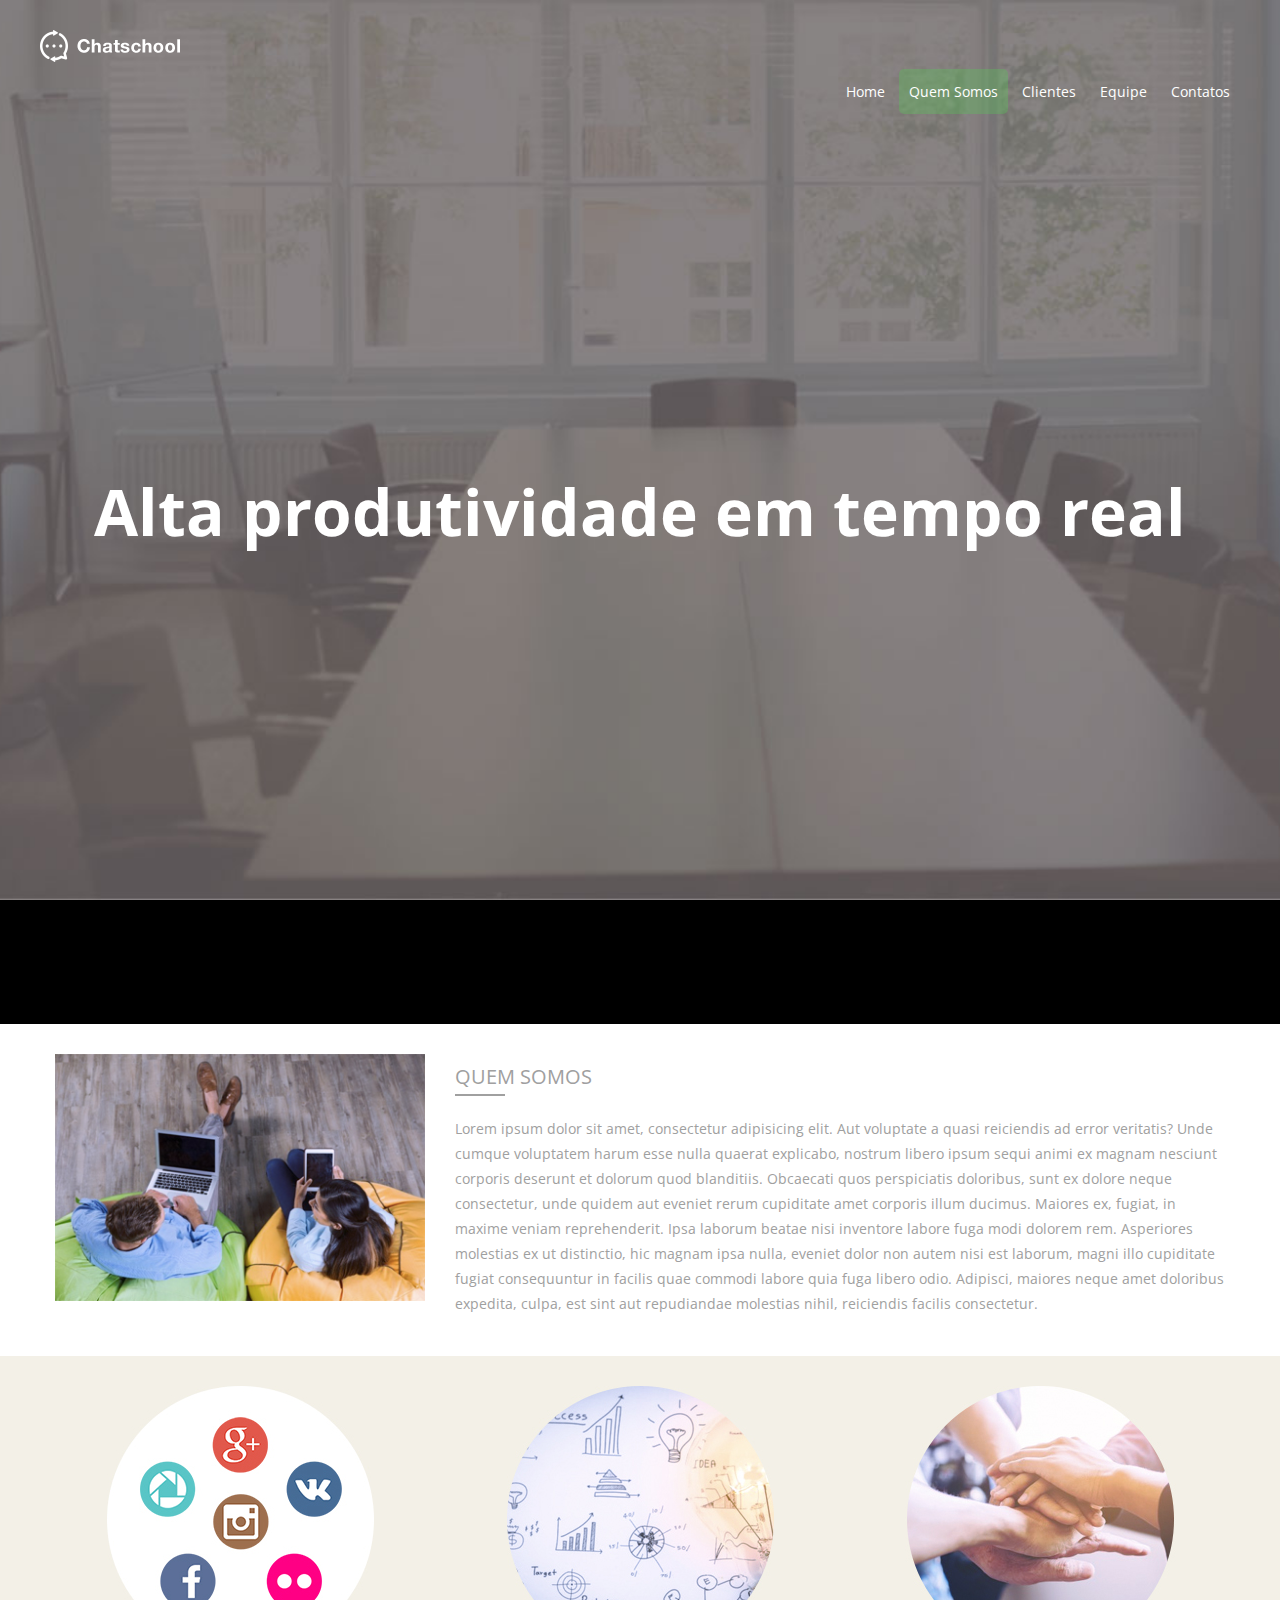
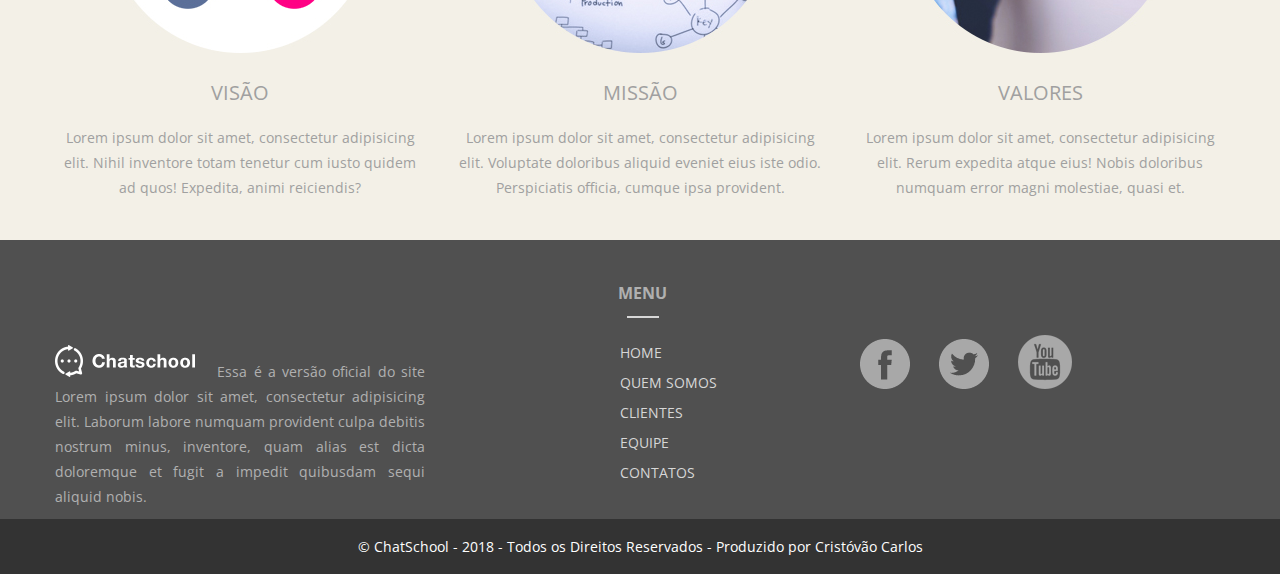
<file: quem-somos.html>
<!DOCTYPE html>
<html lang="pt-br">
<head>
	<meta charset="UTF-8">
	<meta https-equiv="X-UA-Compatible" content="IE=edge">
	<meta name="viewport" content="width=device-width, initial-scale=1">
	<title>Quem Somos - ChatSchool</title>
	<link href="https://fonts.googleapis.com/css?family=Open+Sans" rel="stylesheet">
	<link rel="stylesheet" href="css/pages/quem-somos.min.css">
	<!-- <link href="https://fonts.googleapis.com/icon?family=Material+Icons" rel="stylesheet"> -->
</head>
<body>
	<header id="header" class="page-quem-somos">
		<div class="container">
			<div class="row">
				<div id="col col-desktop-3 col-6">
					<a href="index.html"><img src="images/logo.png" alt="Logo da ChatSchool"></a>					
				</div>
				<div id="col col-desktop-9 col-6">
					<nav>
						<ul>
							<li><a href="index.html">Home</a></li>
							<li><a href="quem-somos.html" class="active">Quem Somos</a></li>
							<li><a href="clientes.html">Clientes</a></li>
							<li><a href="equipe.html">Equipe</a></li>
							<li><a href="contato.html">Contatos</a></li>
						</ul>
					</nav>
				</div>
			</div>
			<div class="row">
				<div class="col col-desktop-12 title">
					<h1>Alta produtividade em tempo real</h1> 
				</div>
			</div>			
		</div>
	</header>
	<main>
		<section class="section" id="intro">
			<div class="container">
							<div class="row">
								<div id="img-box" class="col col-desktop-4 col-6">
									<img src="images/quem-somos/quem-somos_01.jpg" alt="Imagem quem somos 1">
								</div>
								<div class="col col-desktop-8">
									<h2>Quem somos</h2>
									<p>Lorem ipsum dolor sit amet, consectetur adipisicing elit. Aut voluptate a quasi reiciendis ad error veritatis? Unde cumque voluptatem harum esse nulla quaerat explicabo, nostrum libero ipsum sequi animi ex magnam nesciunt corporis deserunt et dolorum quod blanditiis. Obcaecati quos perspiciatis doloribus, sunt ex dolore neque consectetur, unde quidem aut eveniet rerum cupiditate amet corporis illum ducimus. Maiores ex, fugiat, in maxime veniam reprehenderit. Ipsa laborum beatae nisi inventore labore fuga modi dolorem rem. Asperiores molestias ex ut distinctio, hic magnam ipsa nulla, eveniet dolor non autem nisi est laborum, magni illo cupiditate fugiat consequuntur in facilis quae commodi labore quia fuga libero odio. Adipisci, maiores neque amet doloribus expedita, culpa, est sint aut repudiandae molestias nihil, reiciendis facilis consectetur.</p>
								</div>
							</div>
						</div>			
		</section>		
		<section class="section section-center" id="valores">
			<div class="container">
				<div class="row">
					<div class="col col-desktop-4">
						<img src="images/quem-somos/quem-somos_02.jpg" alt="Imagen de Visão">
						<h2>Visão</h2>
						<p>Lorem ipsum dolor sit amet, consectetur adipisicing elit. Nihil inventore totam tenetur cum iusto quidem ad quos! Expedita, animi reiciendis?</p>
					</div>
					<div class="col col-desktop-4">
						<img src="images/quem-somos/quem-somos_03.jpg" alt="Imagen de Missão">
						<h2>Missão</h2>
						<p>Lorem ipsum dolor sit amet, consectetur adipisicing elit. Voluptate doloribus aliquid eveniet eius iste odio. Perspiciatis officia, cumque ipsa provident.</p>
					</div>
					<div class="col col-desktop-4">
						<img src="images/quem-somos/quem-somos_04.jpg" alt="Imagen de Valor">
						<h2>Valores</h2>
						<p>Lorem ipsum dolor sit amet, consectetur adipisicing elit. Rerum expedita atque eius! Nobis doloribus numquam error magni molestiae, quasi et.</p>
					</div>
				</div>
			</div>
			
		</section>
	</main>
	<footer id="footer">
		<div class="container">
			<div class="row">
				<h3>Menu</h3>

				<div class="col col-desktop-4">
					
					<p><a href="index.html"><img src="images/logo.png" alt="Logo da ChatSchool"></a>     
					Essa é a versão oficial do site Lorem ipsum dolor sit amet, consectetur adipisicing elit. Laborum labore numquam provident culpa debitis nostrum minus, inventore, quam alias est dicta doloremque et fugit a impedit quibusdam sequi aliquid nobis.</p>
					
				</div>
				<div class="col col-offset-desktop-1 col-desktop-3 col-2">
					<nav>
						<ul>
							<li><a href="index.html" class="active">Home</a></li>
							<li><a href="quem-somos.html">Quem Somos</a></li>
							<li><a href="clientes.html">Clientes</a></li>
							<li><a href="equipe.html">Equipe</a></li>
							<li><a href="contato.html">Contatos</a></li>
						</ul>
					</nav>
				</div>
				<div class="col col-desktop-4 col-4">
					<a href=""><img class="logoBoxBottom" src="images/social-facebook.png" alt="Logo Facebook"></a>
					<a href=""><img class="logoBoxBottom" src="images/social-twitter.png" alt="Logo Twitter"></a>
					<a href=""><img class="logoBoxBottom" src="images/social-youtube.png" alt="Logo Youtube"></a>
				</div>
			</div>			
		</div>
	</footer>
	<div class="copyright">
		<p>&copy; ChatSchool - 2018 - Todos os Direitos Reservados - Produzido por Cristóvão Carlos</p>
	</div>

</body>
</html>
</file>
<file: projeto/css/styles.css>
@import url(../../css/icons.css);

html, body, .box-100-height {
	height: 100%;
}

#content {
	overflow-y: auto;
	overflow: hidden;
	padding: 0;
}

#sidenav {
	background-color: #333;
	color: #888;
	padding-right: 0;
	overflow-x:  auto;

}

#sidenav a{
	
}

#sidenav .navbar {
	margin-left: -15px;
}

#sidenav .nav-header {
	padding: 10px 15px;
	font-weight: bold;
	margin-top: 20px;
}

#sidenav .nav-pills>li>a {
	border-radius: 0;
	padding: 5px 15px;
}

#sidenav .nav-pills>li.active>a {
	background-color: transparent;
	color: #fff;
	font-weight: bold;
}

#sidenav .nav-pills>li>a:hover, #sidenav .nav-pills>li>a:focus{
	background-color: #222;
}

#sidenav .nav>li>a:before, #chat-title a.status:before{
	content: '';
	display: inline-block;
	border: 1px solid #888;
	width: 7px;
	height: 7px;
	vertical-align: middle;
	margin-right: 7px;
	border-radius: 100%;

}

#sidenav .nav>li.no-status>a:before {
	display: none;
}

#sidenav .nav>li.online>a:before, #chat-title a.status:before {
	background-color: #2ecc71;
}

#sidenav .nav>li>a.action:before {
	display: none;
}

#sidenav .nav>li {
	position: relative;
}

#sidenav .nav>li>a.action {
	display: none;
	position: absolute;
	top: 5px;
	right: 5px;
	z-index: 99;
	font-weight: bold;
	border: 2px solid #888;
	color: #888;
	padding: 0 5px;
	font-size: 12px;
	text-align: center;
	height: 20px;
	line-height: 16px;
	border-radius: 100%;
}
#sidenav .nav>li:hover>a.action {
	display: block;
	
}

#me li a{
	padding-top: 5px;
	padding-bottom: 5px;
}

#content .navbar-nav>li>a{
	padding-top: 30px;
	padding-bottom: 30px;
}

#content .navbar-nav>li>.navbar-form{
	padding-top: 15px;
	padding-bottom: 15px;
}

#content h5 {
	font-weight: bold;
}
#content .datetime-separator{
	position: relative;
	text-align: center;
}

#content .datetime-separator h5 {
	display: inline-block;
	background-color: #fff;
	padding: 0 20px;
}

#content .datetime-separator:before {
	content: '';
	display: block;
	width: 100%;
	border-bottom: 1px solid #ccc;
	position: absolute;
	top: 50%;
	z-index: -1;
}

#chat-title {
	position: relative;
	height: 80px;
}

#chat-title li {
	display: block;
	position: absolute;
	top: 50%;
	left: 0;
	transform: translate(0, -50%);
}

#chat-title li>span {
	white-space: nowrap;
}

#chat-title .title {
	display: block;
	font-weight: bold;
}

#chat-title li a{
	color: #333;
}

#chat-title li a.favorite span{
	color: #fed136;
	vertical-align: middle;
}

.img-box-round img {
	width: 80px;
	height: 80px;
}
</file>
<file: css/pages/clientes.min.css>
*{box-sizing:border-box}a{text-decoration:none}body{margin:0;padding:0;font-size:14px}p{margin:10px 0 10px 0}.container,.container-fluid{width:100%;padding-left:15px;padding-right:15px}.row{margin-left:-15px;margin-right:-15px}.row:before,.row:after{content:" ";display:table}.row:after{clear:both}.col{position:relative;padding-left:15px;padding-right:15px;min-height:1px;float:left}.col-1{width:16.666666%}.col-2{width:33.333332%}.col-3{width:49.999998%}.col-4{width:66.666664%}.col-5{width:83.33333%}.col-6{width:100%}@media (min-width:992px){.container{max-width:992px;margin:0 auto}.col-desktop-1{width:8.333333%}.col-desktop-2{width:16.66%}.col-desktop-3{width:24.999999%}.col-desktop-4{width:33.333332%}.col-desktop-5{width:41.666665%}.col-desktop-6{width:49.999998%}.col-desktop-7{width:58.333331%}.col-desktop-8{width:66.666664%}.col-desktop-9{width:74.999997%}.col-desktop-10{width:83.33333%}.col-desktop-11{width:91.666663%}.col-desktop-12{width:100%}.col-offset-desktop-1{margin-left:8.333333%}.col-offset-desktop-2{margin-left:16.66%}.col-offset-desktop-3{margin-left:24.999999%}.col-offset-desktop-4{margin-left:33.333332%}	.col-offset-desktop-5{margin-left:41.666665%}	.col-offset-desktop-6{margin-left:49.999998%}	.col-offset-desktop-7{margin-left:58.333331%}	.col-offset-desktop-8{margin-left:66.666664%}	.col-offset-desktop-9{margin-left:74.999997%}.col-offset-desktop-10{margin-left:83.33333%}	.col-offset-desktop-11{margin-left:91.666663%}	.col-offset-desktop-12{margin-left:100%	}}@media (min-width:1200px){.container{max-width:1200px}}.btn{background-color:rgb(84,209,84);color:#fff;display:inline-block;border-radius:30px;padding:10px 20px;text-decoration:none;transition:ease .5s all;border:none;cursor:pointer}.btn:hover{background-color:rgb(84,180,84)}.btn.orange{background-color:#fed136}.btn.orange:hover{background-color:black}h2{text-transform:uppercase;font-weight:normal;text-align:center;font-size:25px;margin:10px 0 20px 0}h2:after{content:'';display:block;background-color:rgb(130,130,130);margin:5px auto 0 auto;width:50px;height:2px}
.subtitle{margin-bottom:80px}.text-left{text-align:left}.icon-container{display:inline-block;width:140px;height:140px;background:#e1f3e1;border-radius:30px;position:relative}
.icon-container .material-icons{display:block;font-size:85px;color:rgb(84,209,84);position:absolute;top:50%;left:50%;transform:translate(-50%,-50%);cursor:default}.img-box-round{display:inline-block;border-radius:100%;overflow:hidden}.img-box-label:before{content:'';display:block;width:50%;height:60px;border-right:2px solid rgb(32,123,32);background:transparent;margin-bottom:10px}nav ul,nav ul li{list-style:none;margin:0;padding:0}body{font-family:'Open Sans',sans-serif;color:rgb(130,130,130);line-height:25px}#header .btn{font-size:16px;padding:10px 30px}#header .btn:hover{background-color:rgb(84,180,84)}#header nav a{display:inline-block;text-decoration:none;padding:10px;border-radius:5px}#header nav a:hover,#header nav a.active{background-color:rgba(84,209,84,0.3)}
#header h1{font-size:54px;line-height:60px}#header{background:#000 no-repeat fixed center;background-size:cover;color:#fff;width:100%;height:1024px;position:relative;padding-top:30px}#header a{color:#fff;transition:ease .5s all}#header nav{text-align:right}#header nav ul,#header nav ul li{display:inline-block}#header .title{position:absolute;left:0;top:50%;transform:translate(0,-50%);text-align:center}.section{padding:30px 0 30px 0}.section-center{text-align:center}#footer{background-color:rgb(51,51,51);text-align:left}#footer,#footer a{color:rgb(204,204,204)}#footer h3,#footer nav li{text-transform:uppercase}#footer h3:after{content:'';display:block;border-bottom:2px solid rgb(204,204,204);width:30px}#footer nav li{padding:3px 0}#footer nav li a:hover{color:rgb(255,255,255)}#footer .social{height:200px;line-height:200px;text-align:right}#footer .social a{display:inline-block;padding:0 0 0 10px;opacity:1}#footer .social a:hover{opacity:.5;transition:ease .3s all}#footer .social img{vertical-align:middle}.copyright{text-align:center;background-color:rgb(34,34,34);padding:10px}@media (max-width:992px){#header,#header nav{text-align:center}}#header.page-clientes{background-image:url(../../images/background-clientes.jpg)}@import url(../styles.css);
</file>
<file: css/pages/contato.min.css>
*{box-sizing:border-box}a{text-decoration:none}body{margin:0;padding:0;font-size:14px}p{margin:10px 0 10px 0}
.container,.container-fluid{width:100%;padding-left:15px;padding-right:15px}.row{margin-left:-15px;margin-right:-15px}.row:before,.row:after{content:" ";display:table}.row:after{clear:both}.col{position:relative;padding-left:15px;padding-right:15px;min-height:1px;float:left}.col-1{width:16.666666%}.col-2{width:33.333332%}.col-3{width:49.999998%}.col-4{width:66.666664%}.col-5{width:83.33333%}.col-6{width:100%}@media (min-width:992px){.container{max-width:992px;margin:0 auto}.col-desktop-1{width:8.333333%}.col-desktop-2{width:16.66%}.col-desktop-3{width:24.999999%}.col-desktop-4{width:33.333332%}.col-desktop-5{width:41.666665%}.col-desktop-6{width:49.999998%}.col-desktop-7{width:58.333331%}.col-desktop-8{width:66.666664%}.col-desktop-9{width:74.999997%}.col-desktop-10{width:83.33333%}.col-desktop-11{width:91.666663%}.col-desktop-12{width:100%}.col-offset-desktop-1{margin-left:8.333333%}.col-offset-desktop-2{margin-left:16.66%}.col-offset-desktop-3{margin-left:24.999999%}.col-offset-desktop-4{margin-left:33.333332%}.col-offset-desktop-5{margin-left:41.666665%}.col-offset-desktop-6{margin-left:49.999998%}.col-offset-desktop-7{margin-left:58.333331%}.col-offset-desktop-8{margin-left:66.666664%}.col-offset-desktop-9{margin-left:74.999997%}.col-offset-desktop-10{margin-left:83.33333%}.col-offset-desktop-11{margin-left:91.666663%}.col-offset-desktop-12{margin-left:100%}}@media (min-width:1200px){.container{max-width:1200px}}
.btn{background-color:rgb(84,209,84);color:#fff;display:inline-block;border-radius:30px;padding:10px 45px;text-decoration:none;transition:ease .5s all;border:none;cursor:pointer}.btn:hover{background-color:rgb(84,180,84);color:#fff}.btn.orange{background-color:#fed136}.btn.orange:hover{background-color:#ccc}
h2{text-transform:uppercase;font-weight:normal;text-align:center;font-size:25px;margin:10px 0 20px 0}h2:after{content:'';display:block;background-color:rgb(160,160,160);margin:10px auto 0 auto;width:50px;height:2px}.subtitle{margin-bottom:80px}.text-left{text-align:left}
.icon-container{display:inline-block;width:140px;height:140px;background:#e1f3e1;border-radius:10px;position:relative}@font-face{font-family:'Material Icons';font-style:normal;font-weight:400;src:url(https://fonts.gstatic.com/s/materialicons/v36/flUhRq6tzZclQEJ-Vdg-IuiaDsNc.woff2) format('woff2')}.icon-container .material-icons{display:block;color:rgb(84,209,84);position:absolute;top:50%;left:50%;transform:translate(-50%,-50%);cursor:default;font-family:'Material Icons';font-weight:normal;font-style:normal;line-height:1;letter-spacing:normal;text-transform:none;white-space:nowrap;word-wrap:normal;direction:ltr;-webkit-font-feature-settings:'liga';-webkit-font-smoothing:antialiased}a .material-icons{color:#fff;top:50%;left:50%;font-size:20px;transform:translate(-50%,-50%);cursor:default;font-family:'Material Icons';font-weight:normal;font-style:normal;line-height:1;letter-spacing:normal;text-transform:none;white-space:nowrap;word-wrap:normal;direction:ltr;-webkit-font-smoothing:antialiased}.img-box-round{display:inline-block;border-radius:100%;background-color:rgb(255,255,255);overflow:hidden}
nav ul,nav ul li{list-style:none;margin:0;padding:0}
body{font-family:'Open Sans',sans-serif;color:rgb(160,160,160);line-height:25px}.section{padding:30px 0}.section-center{text-align:center}#header nav a{display:inline-block;padding:10px;border-radius:5px}#header nav a:hover,#header nav a.active{background-color:rgba(84,209,84,0.3)}#header h1{font-size:64px;line-height:60px}#header .btn{border-radius:30px;padding:10px 45px}#header .btn:hover{background-color:rgb(84,180,84)}#header{background:#000 no-repeat fixed center;background-size:cover;color:#fff;padding-top:30px;width:100%;height:1024px;position:relative}#header a{color:#fff}#header nav{text-align:right}#header nav ul,#header nav ul li{display:inline-block}#header .title{position:absolute;left:0;top:50%;transform:translate(0,-50%);text-align:center}#footer{background:rgb(80,80,80);color:rgb(176,176,176);padding-top:20px}#footer h3:after{content:'';display:block;background-color:rgb(215,215,215);margin:10px auto 0 auto;padding:0 15px;width:2px;height:2px}#footer .container .row .logoBoxBottom{padding-right:5px;padding-left:5px;opacity:.5}#footer .container .row .logoBoxBottom:hover{opacity:1;transition:ease .5s}#footer h3,#footer nav li{text-transform:uppercase;padding-top:5px;padding-left:5px}#footer h3{text-align:center}#footer nav li{padding-left:65px}#footer nav,#footer a{color:rgb(215,215,215);text-align:left}#footer a{padding-right:15px}#footer p{text-align:justify}#footer nav li a:hover{color:rgb(255,255,255)}.copyright{text-align:center;color:rgb(255,255,255);padding:5px;margin:0;background-color:rgb(51,51,51)}@media (max-width:992px){#header,#header nav{text-align:center}}
input,textarea{border:1px solid #aaa;border-radius:2px;padding:10px;margin-bottom:30px;width:100%}input[type="submit"]{width:auto}textarea{height:170px}input:focus,textarea:focus{outline:1px solid #aaa}.input-control{position:relative}.input-control label{position:absolute;top:5px;left:5px;opacity:0}.input-control input:focus ~ label,.input-control textarea:focus ~ label{top:-25px;font-size:12px;transition:ease .5s all;opacity:1}
#header.page-contato{background-image:url(../../images/background-contato.jpg)}main{background-color:rgb(243,240,231)}.btn{border-radius:0;padding:20px 60px;font-size:18px;border:1px solid black}.container p{padding-bottom:30px}
</file>
<file: css/pages/equipe.min.css>
*{box-sizing:border-box}a{text-decoration:none}body{margin:0;padding:0;font-size:14px}p{margin:10px 0 10px 0}
.container,.container-fluid{width:100%;padding-left:15px;padding-right:15px}.row{margin-left:-15px;margin-right:-15px}.row:before,.row:after{content:" ";display:table}.row:after{clear:both}.col{position:relative;padding-left:15px;padding-right:15px;min-height:1px;float:left}.col-1{width:16.666666%}.col-2{width:33.333332%}.col-3{width:49.999998%}.col-4{width:66.666664%}.col-5{width:83.33333%}.col-6{width:100%}@media (min-width:992px){.container{max-width:992px;margin:0 auto}.col-desktop-1{width:8.333333%}.col-desktop-2{width:16.66%}.col-desktop-3{width:24.999999%}.col-desktop-4{width:33.333332%}.col-desktop-5{width:41.666665%}.col-desktop-6{width:49.999998%}.col-desktop-7{width:58.333331%}.col-desktop-8{width:66.666664%}.col-desktop-9{width:74.999997%}.col-desktop-10{width:83.33333%}.col-desktop-11{width:91.666663%}.col-desktop-12{width:100%}.col-offset-desktop-1{margin-left:8.333333%}.col-offset-desktop-2{margin-left:16.66%}.col-offset-desktop-3{margin-left:24.999999%}.col-offset-desktop-4{margin-left:33.333332%}.col-offset-desktop-5{margin-left:41.666665%}.col-offset-desktop-6{margin-left:49.999998%}.col-offset-desktop-7{margin-left:58.333331%}.col-offset-desktop-8{margin-left:66.666664%}.col-offset-desktop-9{margin-left:74.999997%}.col-offset-desktop-10{margin-left:83.33333%}.col-offset-desktop-11{margin-left:91.666663%}.col-offset-desktop-12{margin-left:100%}}@media (min-width:1200px){.container{max-width:1200px}}
.btn{background-color:rgb(84,209,84);color:#fff;display:inline-block;border-radius:30px;padding:10px 45px;text-decoration:none;transition:ease .5s all;border:none;cursor:pointer}.btn:hover{background-color:rgb(84,180,84);color:#fff}.btn.orange{background-color:#fed136}.btn.orange:hover{background-color:#ccc}
h2{text-transform:uppercase;font-weight:normal;text-align:center;font-size:25px;margin:10px 0 20px 0}h2:after{content:'';display:block;background-color:rgb(160,160,160);margin:10px auto 0 auto;width:50px;height:2px}.subtitle{margin-bottom:80px}.text-left{text-align:left}
.icon-container{display:inline-block;width:140px;height:140px;background:#e1f3e1;border-radius:10px;position:relative}@font-face{font-family:'Material Icons';font-style:normal;font-weight:400;src:url(https://fonts.gstatic.com/s/materialicons/v36/flUhRq6tzZclQEJ-Vdg-IuiaDsNc.woff2) format('woff2')}.icon-container .material-icons{display:block;color:rgb(84,209,84);position:absolute;top:50%;left:50%;transform:translate(-50%,-50%);cursor:default;font-family:'Material Icons';font-weight:normal;font-style:normal;line-height:1;letter-spacing:normal;text-transform:none;white-space:nowrap;word-wrap:normal;direction:ltr;-webkit-font-feature-settings:'liga';-webkit-font-smoothing:antialiased}a .material-icons{color:#fff;top:50%;left:50%;font-size:20px;transform:translate(-50%,-50%);cursor:default;font-family:'Material Icons';font-weight:normal;font-style:normal;line-height:1;letter-spacing:normal;text-transform:none;white-space:nowrap;word-wrap:normal;direction:ltr;-webkit-font-smoothing:antialiased}.img-box-round{display:inline-block;border-radius:100%;background-color:rgb(255,255,255);overflow:hidden}
nav ul,nav ul li{list-style:none;margin:0;padding:0}
body{font-family:'Open Sans',sans-serif;color:rgb(160,160,160);line-height:25px}.section{padding:30px 0}.section-center{text-align:center}#header nav a{display:inline-block;padding:10px;border-radius:5px}#header nav a:hover,#header nav a.active{background-color:rgba(84,209,84,0.3)}#header h1{font-size:64px;line-height:60px}#header .btn{border-radius:30px;padding:10px 45px}#header .btn:hover{background-color:rgb(84,180,84)}#header{background:#000 no-repeat fixed center;background-size:cover;color:#fff;padding-top:30px;width:100%;height:1024px;position:relative}#header a{color:#fff}#header nav{text-align:right}#header nav ul,#header nav ul li{display:inline-block}#header .title{position:absolute;left:0;top:50%;transform:translate(0,-50%);text-align:center}#footer{background:rgb(80,80,80);color:rgb(176,176,176);padding-top:20px}#footer h3:after{content:'';display:block;background-color:rgb(215,215,215);margin:10px auto 0 auto;padding:0 15px;width:2px;height:2px}#footer .container .row .logoBoxBottom{padding-right:5px;padding-left:5px;opacity:.5}#footer .container .row .logoBoxBottom:hover{opacity:1;transition:ease .5s}#footer h3,#footer nav li{text-transform:uppercase;padding-top:5px;padding-left:5px}#footer h3{text-align:center}#footer nav li{padding-left:65px}#footer nav,#footer a{color:rgb(215,215,215);text-align:left}#footer a{padding-right:15px}#footer p{text-align:justify}#footer nav li a:hover{color:rgb(255,255,255)}.copyright{text-align:center;color:rgb(255,255,255);padding:5px;margin:0;background-color:rgb(51,51,51)}@media (max-width:992px){#header,#header nav{text-align:center}}
#header.page-equipe{background-image:url(../../images/background-equipe.jpg)}#team{background-color:#f3f0e7}#team .row{padding:30px 0 30px 0}#team .img-box-round{border:2px solid rgb(84,209,84)}.team-member .description{background-color:rgba(0,0,0,0.7);border:5px solid rgba(0,0,0,0.3);color:white;margin-bottom:30px}@media (min-width:992px){.team-member{position:relative}.team-member:hover .description{display:block}.team-member .description{display:none;position:absolute;top:50%;left:50%;z-index:99;width:400px}.team-member:nth-child(4) .description,.team-member:nth-child(5) .description{left:auto;right:50%}}
</file>
<file: css/pages/produto.min.css>
*{box-sizing:border-box}a{text-decoration:none}body{margin:0;padding:0;font-size:14px}p{margin:10px 0 10px 0}
.container,.container-fluid{width:100%;padding-left:15px;padding-right:15px}.row{margin-left:-15px;margin-right:-15px}.row:before,.row:after{content:" ";display:table}.row:after{clear:both}.col{position:relative;padding-left:15px;padding-right:15px;min-height:1px;float:left}.col-1{width:16.666666%}.col-2{width:33.333332%}.col-3{width:49.999998%}.col-4{width:66.666664%}.col-5{width:83.33333%}.col-6{width:100%}@media (min-width:992px){.container{max-width:992px;margin:0 auto}.col-desktop-1{width:8.333333%}.col-desktop-2{width:16.66%}.col-desktop-3{width:24.999999%}.col-desktop-4{width:33.333332%}.col-desktop-5{width:41.666665%}.col-desktop-6{width:49.999998%}.col-desktop-7{width:58.333331%}.col-desktop-8{width:66.666664%}.col-desktop-9{width:74.999997%}.col-desktop-10{width:83.33333%}.col-desktop-11{width:91.666663%}.col-desktop-12{width:100%}.col-offset-desktop-1{margin-left:8.333333%}.col-offset-desktop-2{margin-left:16.66%}.col-offset-desktop-3{margin-left:24.999999%}.col-offset-desktop-4{margin-left:33.333332%}.col-offset-desktop-5{margin-left:41.666665%}.col-offset-desktop-6{margin-left:49.999998%}.col-offset-desktop-7{margin-left:58.333331%}.col-offset-desktop-8{margin-left:66.666664%}.col-offset-desktop-9{margin-left:74.999997%}.col-offset-desktop-10{margin-left:83.33333%}.col-offset-desktop-11{margin-left:91.666663%}.col-offset-desktop-12{margin-left:100%}}@media (min-width:1200px){.container{max-width:1200px}}
.btn{background-color:rgb(84,209,84);color:#fff;display:inline-block;border-radius:30px;padding:10px 45px;text-decoration:none;transition:ease .5s all;border:none;cursor:pointer}.btn:hover{background-color:rgb(84,180,84);color:#fff}.btn.orange{background-color:#fed136}.btn.orange:hover{background-color:#ccc}
h2{text-transform:uppercase;font-weight:normal;text-align:center;font-size:25px;margin:10px 0 20px 0}h2:after{content:'';display:block;background-color:rgb(160,160,160);margin:10px auto 0 auto;width:50px;height:2px}.subtitle{margin-bottom:80px}.text-left{text-align:left}
.icon-container{display:inline-block;width:140px;height:140px;background:#e1f3e1;border-radius:10px;position:relative}@font-face{font-family:'Material Icons';font-style:normal;font-weight:400;src:url(https://fonts.gstatic.com/s/materialicons/v36/flUhRq6tzZclQEJ-Vdg-IuiaDsNc.woff2) format('woff2')}.icon-container .material-icons{display:block;color:rgb(84,209,84);position:absolute;top:50%;left:50%;transform:translate(-50%,-50%);cursor:default;font-family:'Material Icons';font-weight:normal;font-style:normal;line-height:1;letter-spacing:normal;text-transform:none;white-space:nowrap;word-wrap:normal;direction:ltr;-webkit-font-feature-settings:'liga';-webkit-font-smoothing:antialiased}a .material-icons{color:#fff;top:50%;left:50%;font-size:20px;transform:translate(-50%,-50%);cursor:default;font-family:'Material Icons';font-weight:normal;font-style:normal;line-height:1;letter-spacing:normal;text-transform:none;white-space:nowrap;word-wrap:normal;direction:ltr;-webkit-font-smoothing:antialiased}.img-box-round{display:inline-block;border-radius:100%;background-color:rgb(255,255,255);overflow:hidden}
nav ul,nav ul li{list-style:none;margin:0;padding:0}
body{font-family:'Open Sans',sans-serif;color:rgb(160,160,160);line-height:25px}.section{padding:30px 0}.section-center{text-align:center}#header nav a{display:inline-block;padding:10px;border-radius:5px}#header nav a:hover,#header nav a.active{background-color:rgba(84,209,84,0.3)}#header h1{font-size:64px;line-height:60px}#header .btn{border-radius:30px;padding:10px 45px}#header .btn:hover{background-color:rgb(84,180,84)}#header{background:#000 no-repeat fixed center;background-size:cover;color:#fff;padding-top:30px;width:100%;height:1024px;position:relative}#header a{color:#fff}#header nav{text-align:right}#header nav ul,#header nav ul li{display:inline-block}#header .title{position:absolute;left:0;top:50%;transform:translate(0,-50%);text-align:center}#footer{background:rgb(80,80,80);color:rgb(176,176,176);padding-top:20px}#footer h3:after{content:'';display:block;background-color:rgb(215,215,215);margin:10px auto 0 auto;padding:0 15px;width:2px;height:2px}#footer .container .row .logoBoxBottom{padding-right:5px;padding-left:5px;opacity:.5}#footer .container .row .logoBoxBottom:hover{opacity:1;transition:ease .5s}#footer h3,#footer nav li{text-transform:uppercase;padding-top:5px;padding-left:5px}#footer h3{text-align:center}#footer nav li{padding-left:65px}#footer nav,#footer a{color:rgb(215,215,215);text-align:left}#footer a{padding-right:15px}#footer p{text-align:justify}#footer nav li a:hover{color:rgb(255,255,255)}.copyright{text-align:center;color:rgb(255,255,255);padding:5px;margin:0;background-color:rgb(51,51,51)}@media (max-width:992px){#header,#header nav{text-align:center}}
#header.page-produto{background-image:url(../../images/background-produto.jpg)}#download{background-color:#f9f6f1}#download .btn{font-size:18px}#funcionalidades .material-icons{float:left;height:200px;font-size:50px;margin-right:20px}#funcionalidades h3{margin-top:0}
</file>
<file: css/pages/quem-somos.min.css>
*{box-sizing:border-box}a{text-decoration:none}body{margin:0;padding:0;font-size:14px}p{margin:10px 0 10px 0}
.container,.container-fluid{width:100%;padding-left:15px;padding-right:15px}.row{margin-left:-15px;margin-right:-15px}.row:before,.row:after{content:" ";display:table}.row:after{clear:both}.col{position:relative;padding-left:15px;padding-right:15px;min-height:1px;float:left}.col-1{width:16.666666%}.col-2{width:33.333332%}.col-3{width:49.999998%}.col-4{width:66.666664%}.col-5{width:83.33333%}.col-6{width:100%}@media (min-width:992px){.container{max-width:992px;margin:0 auto}.col-desktop-1{width:8.333333%}.col-desktop-2{width:16.66%}.col-desktop-3{width:24.999999%}.col-desktop-4{width:33.333332%}.col-desktop-5{width:41.666665%}.col-desktop-6{width:49.999998%}.col-desktop-7{width:58.333331%}.col-desktop-8{width:66.666664%}.col-desktop-9{width:74.999997%}.col-desktop-10{width:83.33333%}.col-desktop-11{width:91.666663%}.col-desktop-12{width:100%}.col-offset-desktop-1{margin-left:8.333333%}.col-offset-desktop-2{margin-left:16.66%}.col-offset-desktop-3{margin-left:24.999999%}.col-offset-desktop-4{margin-left:33.333332%}.col-offset-desktop-5{margin-left:41.666665%}.col-offset-desktop-6{margin-left:49.999998%}.col-offset-desktop-7{margin-left:58.333331%}.col-offset-desktop-8{margin-left:66.666664%}.col-offset-desktop-9{margin-left:74.999997%}.col-offset-desktop-10{margin-left:83.33333%}.col-offset-desktop-11{margin-left:91.666663%}.col-offset-desktop-12{margin-left:100%}}@media (min-width:1200px){.container{max-width:1200px}}
.btn{background-color:rgb(84,209,84);color:#fff;display:inline-block;border-radius:30px;padding:10px 45px;text-decoration:none;transition:ease .5s all;border:none;cursor:pointer}.btn:hover{background-color:rgb(84,180,84);color:#fff}.btn.orange{background-color:#fed136}.btn.orange:hover{background-color:#ccc}
h2{text-transform:uppercase;font-weight:normal;text-align:center;font-size:25px;margin:10px 0 20px 0}h2:after{content:'';display:block;background-color:rgb(160,160,160);margin:10px auto 0 auto;width:50px;height:2px}.subtitle{margin-bottom:80px}.text-left{text-align:left}
.icon-container{display:inline-block;width:140px;height:140px;background:#e1f3e1;border-radius:10px;position:relative}@font-face{font-family:'Material Icons';font-style:normal;font-weight:400;src:url(https://fonts.gstatic.com/s/materialicons/v36/flUhRq6tzZclQEJ-Vdg-IuiaDsNc.woff2) format('woff2')}.icon-container .material-icons{display:block;color:rgb(84,209,84);position:absolute;top:50%;left:50%;transform:translate(-50%,-50%);cursor:default;font-family:'Material Icons';font-weight:normal;font-style:normal;line-height:1;letter-spacing:normal;text-transform:none;white-space:nowrap;word-wrap:normal;direction:ltr;-webkit-font-feature-settings:'liga';-webkit-font-smoothing:antialiased}a .material-icons{color:#fff;top:50%;left:50%;font-size:20px;transform:translate(-50%,-50%);cursor:default;font-family:'Material Icons';font-weight:normal;font-style:normal;line-height:1;letter-spacing:normal;text-transform:none;white-space:nowrap;word-wrap:normal;direction:ltr;-webkit-font-smoothing:antialiased}.img-box-round{display:inline-block;border-radius:100%;background-color:rgb(255,255,255);overflow:hidden}
nav ul,nav ul li{list-style:none;margin:0;padding:0}
body{font-family:'Open Sans',sans-serif;color:rgb(160,160,160);line-height:25px}.section{padding:30px 0}.section-center{text-align:center}#header nav a{display:inline-block;padding:10px;border-radius:5px}#header nav a:hover,#header nav a.active{background-color:rgba(84,209,84,0.3)}#header h1{font-size:64px;line-height:60px}#header .btn{border-radius:30px;padding:10px 45px}#header .btn:hover{background-color:rgb(84,180,84)}#header{background:#000 no-repeat fixed center;background-size:cover;color:#fff;padding-top:30px;width:100%;height:1024px;position:relative}#header a{color:#fff}#header nav{text-align:right}#header nav ul,#header nav ul li{display:inline-block}#header .title{position:absolute;left:0;top:50%;transform:translate(0,-50%);text-align:center}#footer{background:rgb(80,80,80);color:rgb(176,176,176);padding-top:20px}#footer h3:after{content:'';display:block;background-color:rgb(215,215,215);margin:10px auto 0 auto;padding:0 15px;width:2px;height:2px}#footer .container .row .logoBoxBottom{padding-right:5px;padding-left:5px;opacity:.5}#footer .container .row .logoBoxBottom:hover{opacity:1;transition:ease .5s}#footer h3,#footer nav li{text-transform:uppercase;padding-top:5px;padding-left:5px}#footer h3{text-align:center}#footer nav li{padding-left:65px}#footer nav,#footer a{color:rgb(215,215,215);text-align:left}#footer a{padding-right:15px}#footer p{text-align:justify}#footer nav li a:hover{color:rgb(255,255,255)}.copyright{text-align:center;color:rgb(255,255,255);padding:5px;margin:0;background-color:rgb(51,51,51)}@media (max-width:992px){#header,#header nav{text-align:center}}
#header.page-quem-somos{background-image:url(../../images/background-quem-somos.jpg)}#intro h2,#valores h2{font-size:20px}#intro h2{text-align:left}#intro h2:after{margin:5px 0 0 0}#valores h2:after{display:none}#valores h2{margin-top:20px}#img-box img{max-width:100%;height:auto}#valores{background-color:#f3f0e7}@media (max-width:991px){#img-box{text-align:center}}
</file>
